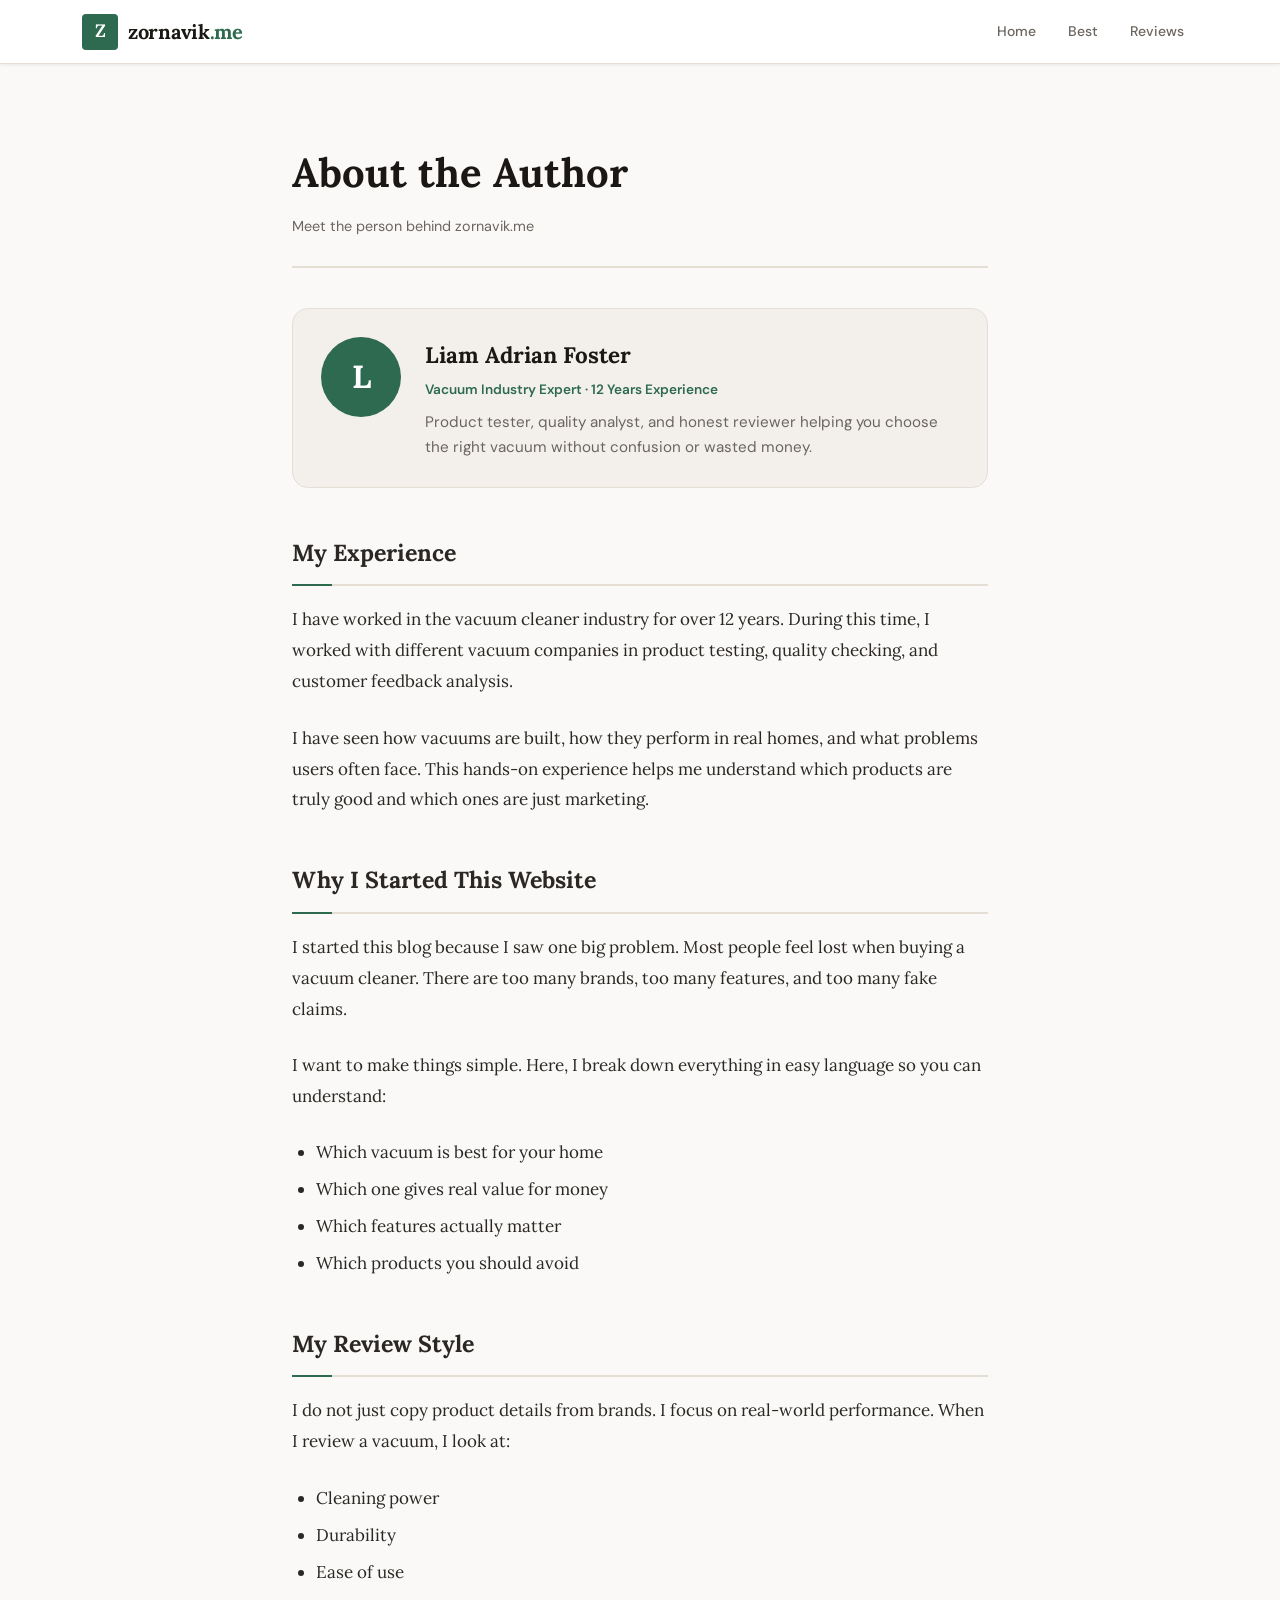
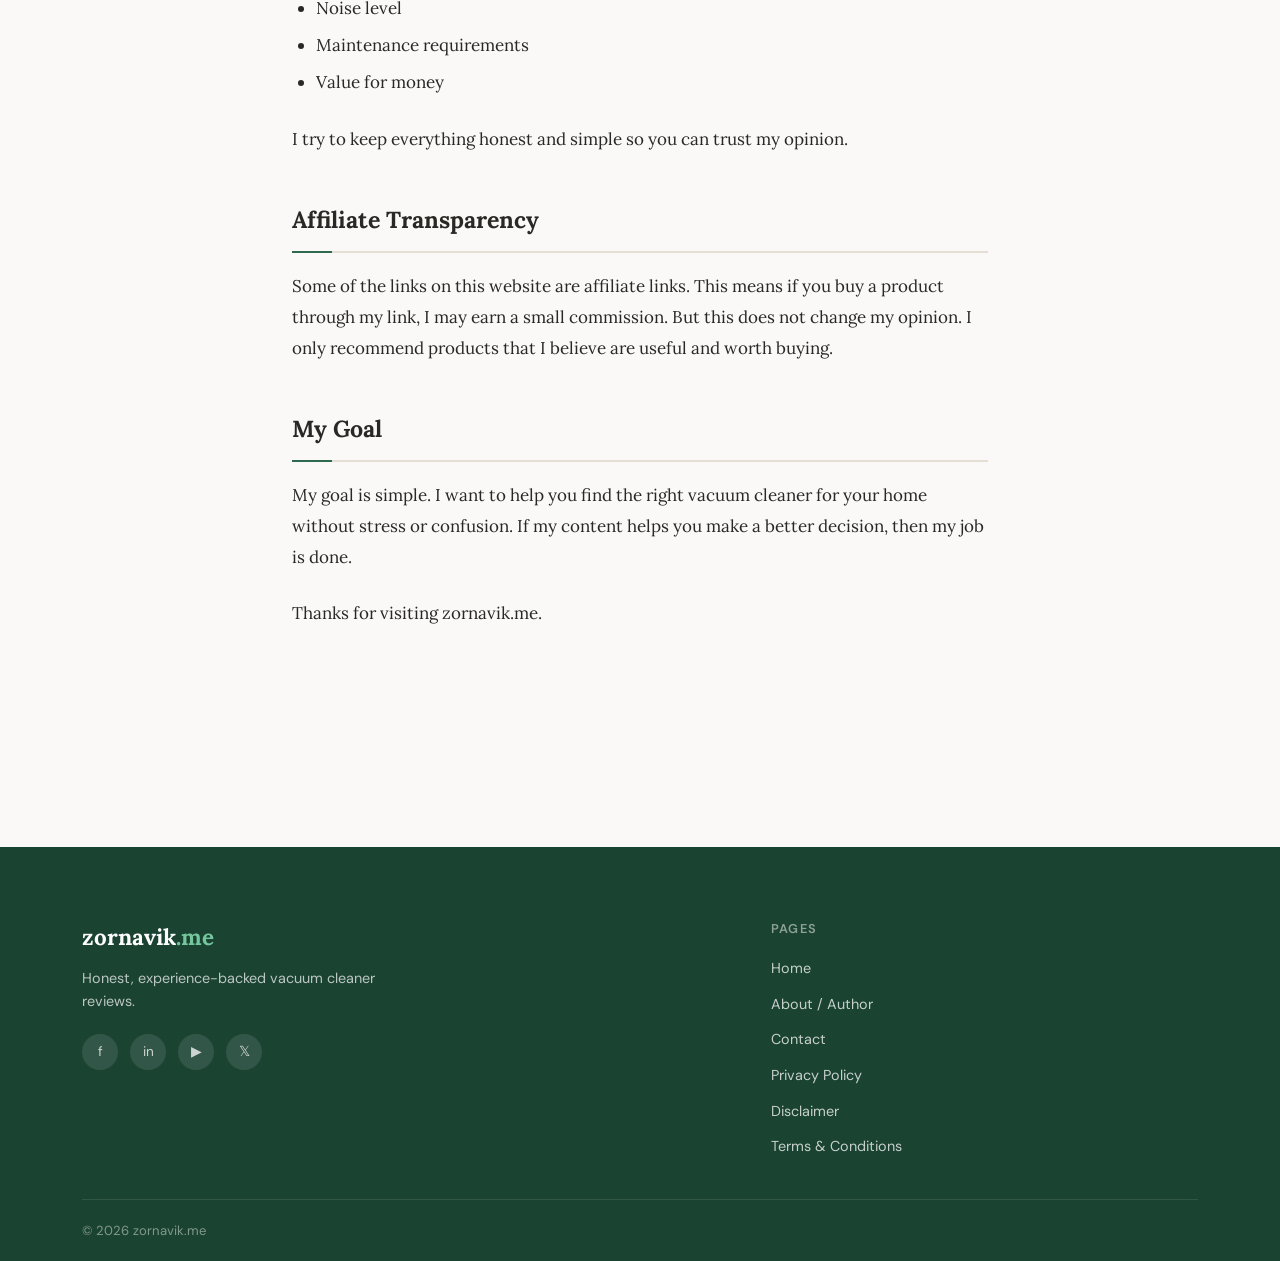
<file: author/index.html>
<!DOCTYPE html>
<html lang="en">
<head>
  <meta charset="UTF-8">
  <meta name="viewport" content="width=device-width, initial-scale=1.0">
  <title>About — Liam Adrian Foster | Zornavik</title>
  <meta name="description" content="Meet Liam Adrian Foster, the vacuum expert behind Zornavik.me. 12 years of industry experience in product testing and quality analysis.">
  <link rel="canonical" href="https://zornavik.me/author/">
  <meta name="robots" content="index, follow">
  <link rel="icon" href="/images/favicon.ico" type="image/x-icon">
  <link rel="stylesheet" href="/css/style.css">
</head>
<body class="page-static">

  <header id="site-header">
    <div class="container header-inner">
      <a href="/" class="site-logo">
        <div class="logo-icon">Z</div>
        <span class="logo-text">zornavik<span>.me</span></span>
      </a>
      <nav class="main-nav" aria-label="Main navigation">
        <a href="/">Home</a>
      </nav>
      <button class="nav-toggle" id="nav-toggle" aria-label="Toggle menu" aria-expanded="false">
        <svg viewBox="0 0 24 24" fill="none" stroke="currentColor" stroke-width="2">
          <path d="M3 6h18M3 12h18M3 18h18"/>
        </svg>
      </button>
    </div>
  </header>
  <nav class="mobile-nav" id="mobile-nav"><a href="/">Home</a></nav>

  <main class="static-page">
    <div class="container">

      <div class="page-hero">
        <h1>About the Author</h1>
        <p class="page-meta">Meet the person behind zornavik.me</p>
      </div>

      <div class="author-card">
        <div class="author-avatar-lg">L</div>
        <div class="author-card-info">
          <h2>Liam Adrian Foster</h2>
          <div class="author-role">Vacuum Industry Expert · 12 Years Experience</div>
          <p>Product tester, quality analyst, and honest reviewer helping you choose the right vacuum without confusion or wasted money.</p>
        </div>
      </div>

      <div class="page-content">

        <h2>My Experience</h2>
        <p>I have worked in the vacuum cleaner industry for over 12 years. During this time, I worked with different vacuum companies in product testing, quality checking, and customer feedback analysis.</p>
        <p>I have seen how vacuums are built, how they perform in real homes, and what problems users often face. This hands-on experience helps me understand which products are truly good and which ones are just marketing.</p>

        <h2>Why I Started This Website</h2>
        <p>I started this blog because I saw one big problem. Most people feel lost when buying a vacuum cleaner. There are too many brands, too many features, and too many fake claims.</p>
        <p>I want to make things simple. Here, I break down everything in easy language so you can understand:</p>
        <ul>
          <li>Which vacuum is best for your home</li>
          <li>Which one gives real value for money</li>
          <li>Which features actually matter</li>
          <li>Which products you should avoid</li>
        </ul>

        <h2>My Review Style</h2>
        <p>I do not just copy product details from brands. I focus on real-world performance. When I review a vacuum, I look at:</p>
        <ul>
          <li>Cleaning power</li>
          <li>Durability</li>
          <li>Ease of use</li>
          <li>Noise level</li>
          <li>Maintenance requirements</li>
          <li>Value for money</li>
        </ul>
        <p>I try to keep everything honest and simple so you can trust my opinion.</p>

        <h2>Affiliate Transparency</h2>
        <p>Some of the links on this website are affiliate links. This means if you buy a product through my link, I may earn a small commission. But this does not change my opinion. I only recommend products that I believe are useful and worth buying.</p>

        <h2>My Goal</h2>
        <p>My goal is simple. I want to help you find the right vacuum cleaner for your home without stress or confusion. If my content helps you make a better decision, then my job is done.</p>
        <p>Thanks for visiting zornavik.me.</p>

      </div>
    </div>
  </main>

  <footer id="site-footer">
    <div class="container">
      <div class="footer-grid">
        <div class="footer-brand">
          <span class="logo-text">zornavik<span>.me</span></span>
          <p>Honest, experience-backed vacuum cleaner reviews.</p>
          <div class="social-icons">
            <a href="https://facebook.com/zornavik.me" rel="noopener">f</a>
            <a href="https://instagram.com/zornavik.me" rel="noopener">in</a>
            <a href="https://youtube.com/@zornavikme" rel="noopener">▶</a>
            <a href="https://twitter.com/zornavikme" rel="noopener">𝕏</a>
          </div>
        </div>
        <div class="footer-links">
          <h4>Pages</h4>
          <ul>
            <li><a href="/">Home</a></li>
            <li><a href="/author/">About / Author</a></li>
            <li><a href="/contact/">Contact</a></li>
            <li><a href="/privacy-policy/">Privacy Policy</a></li>
            <li><a href="/disclaimer/">Disclaimer</a></li>
            <li><a href="/terms/">Terms &amp; Conditions</a></li>
          </ul>
        </div>
      </div>
      <div class="footer-bottom">
        <p>© <span id="footer-year"></span> zornavik.me</p>
      </div>
    </div>
  </footer>

  <script src="/js/main.js"></script>
  <script>document.getElementById("footer-year").textContent = new Date().getFullYear();</script>
</body>
</html>
</file>
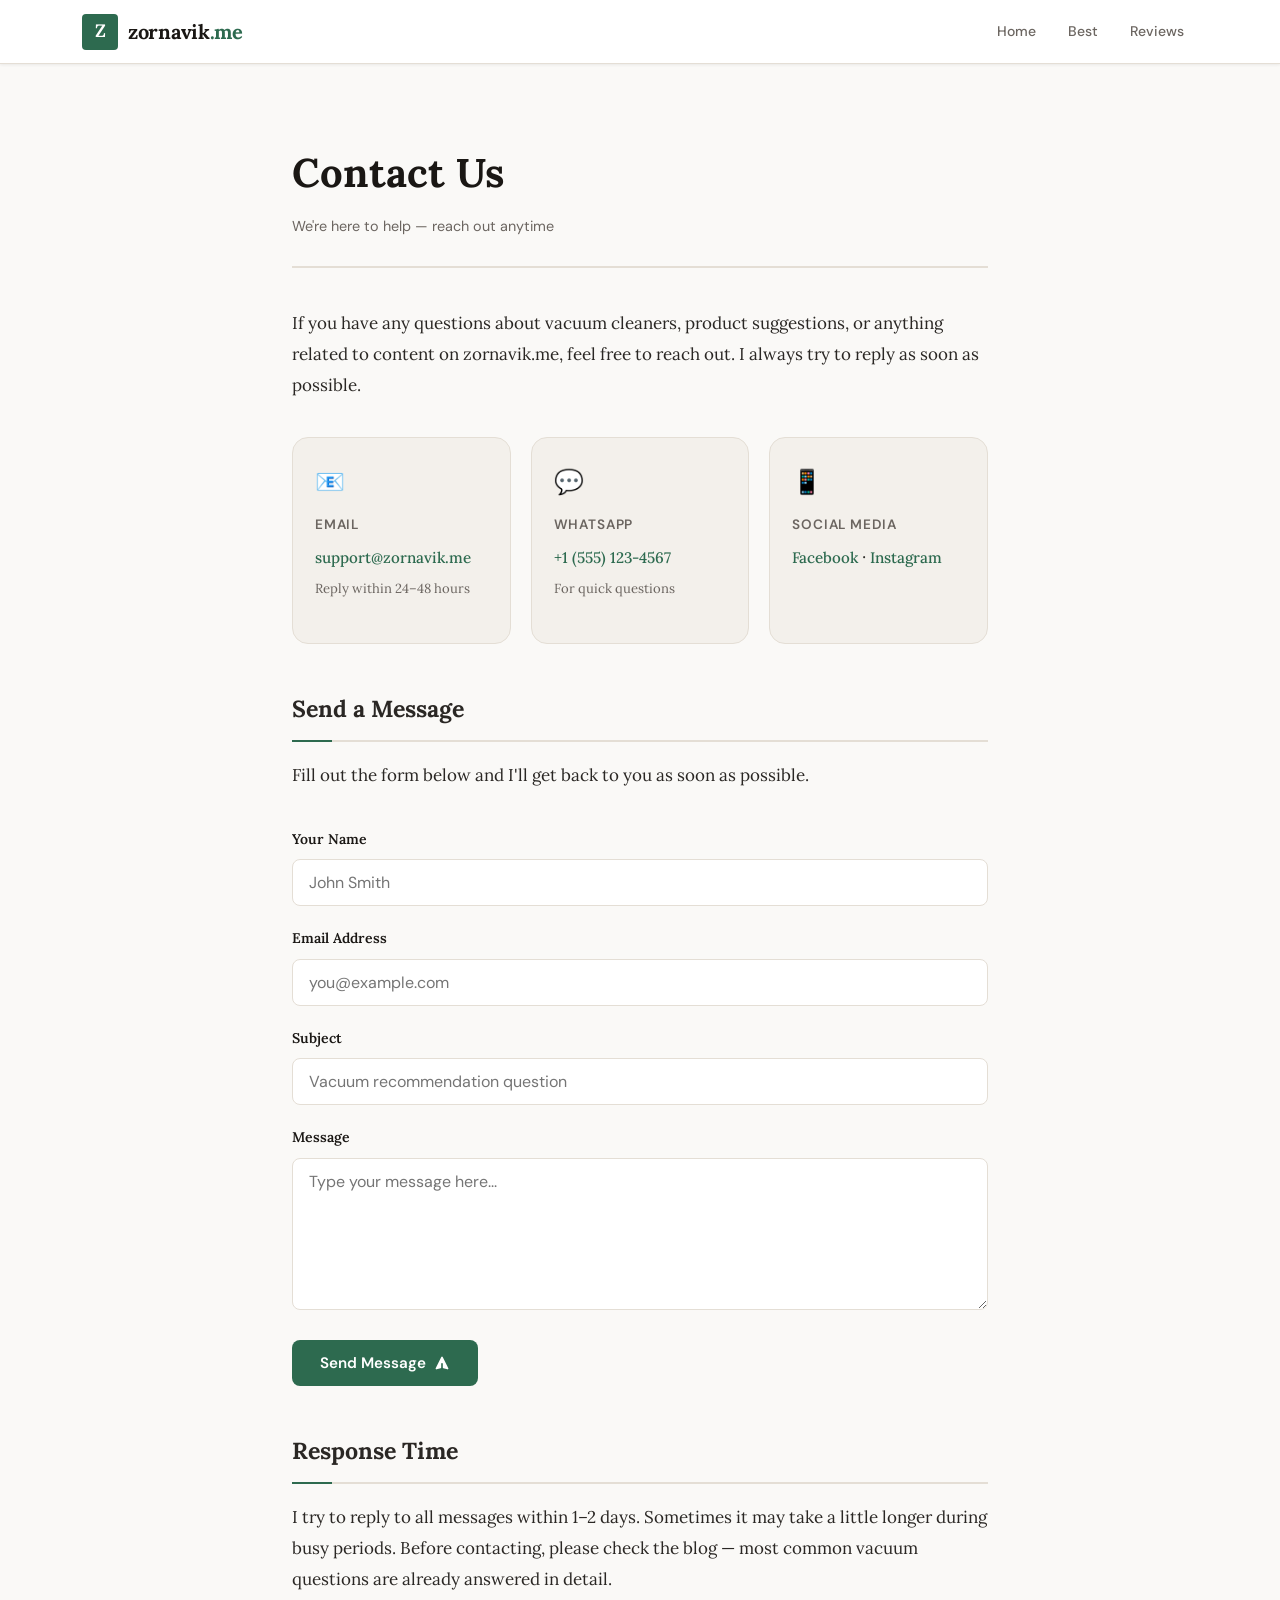
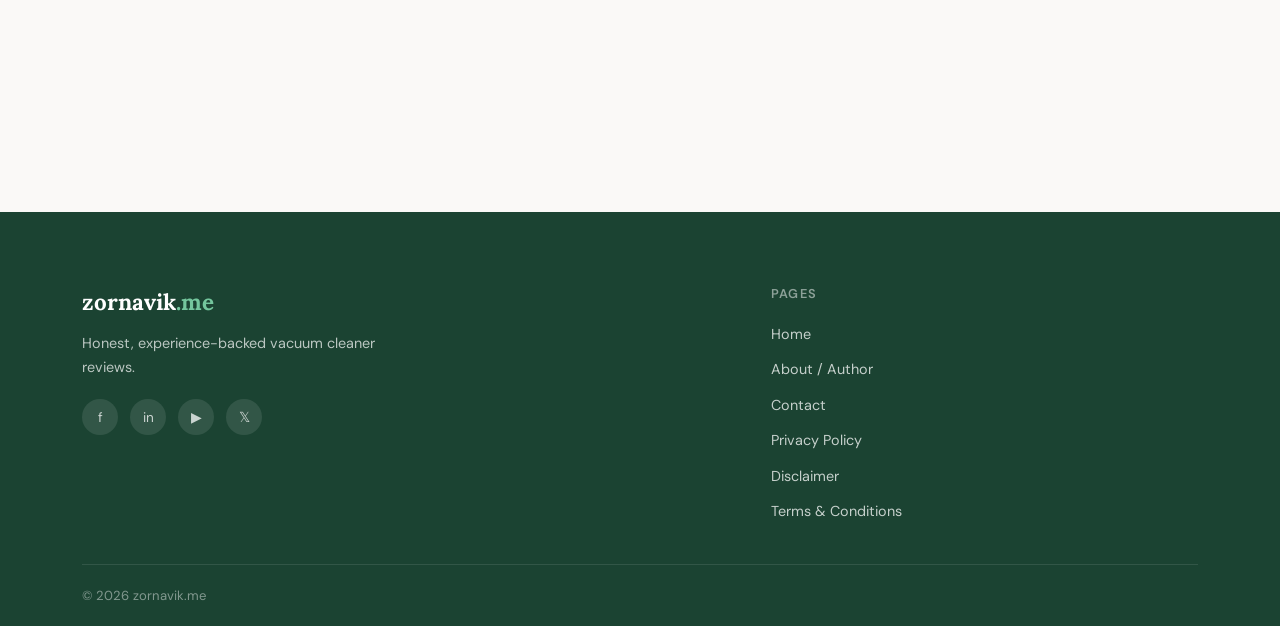
<file: contact/index.html>
<!DOCTYPE html>
<html lang="en">
<head>
  <meta charset="UTF-8">
  <meta name="viewport" content="width=device-width, initial-scale=1.0">
  <title>Contact Us — Zornavik</title>
  <meta name="description" content="Get in touch with Liam Adrian Foster at Zornavik.me for questions, product suggestions, or vacuum cleaner advice.">
  <link rel="canonical" href="https://zornavik.me/contact/">
  <meta name="robots" content="index, follow">
  <link rel="icon" href="/images/favicon.ico" type="image/x-icon">
  <link rel="stylesheet" href="/css/style.css">
</head>
<body class="page-static">

  <header id="site-header">
    <div class="container header-inner">
      <a href="/" class="site-logo">
        <div class="logo-icon">Z</div>
        <span class="logo-text">zornavik<span>.me</span></span>
      </a>
      <nav class="main-nav"><a href="/">Home</a></nav>
      <button class="nav-toggle" id="nav-toggle" aria-label="Toggle menu" aria-expanded="false">
        <svg viewBox="0 0 24 24" fill="none" stroke="currentColor" stroke-width="2"><path d="M3 6h18M3 12h18M3 18h18"/></svg>
      </button>
    </div>
  </header>
  <nav class="mobile-nav" id="mobile-nav"><a href="/">Home</a></nav>

  <main class="static-page">
    <div class="container">
      <div class="page-hero">
        <h1>Contact Us</h1>
        <p class="page-meta">We're here to help — reach out anytime</p>
      </div>

      <div class="page-content">
        <p>If you have any questions about vacuum cleaners, product suggestions, or anything related to content on zornavik.me, feel free to reach out. I always try to reply as soon as possible.</p>

        <div class="contact-blocks">
          <div class="contact-block">
            <div class="icon">📧</div>
            <h4>Email</h4>
            <a href="mailto:support@zornavik.me">support@zornavik.me</a>
            <p style="font-size:0.82rem;color:var(--color-text-muted);margin-top:4px;">Reply within 24–48 hours</p>
          </div>
          <div class="contact-block">
            <div class="icon">💬</div>
            <h4>WhatsApp</h4>
            <a href="https://wa.me/15551234567">+1 (555) 123-4567</a>
            <p style="font-size:0.82rem;color:var(--color-text-muted);margin-top:4px;">For quick questions</p>
          </div>
          <div class="contact-block">
            <div class="icon">📱</div>
            <h4>Social Media</h4>
            <a href="https://facebook.com/zornavik.me" rel="noopener">Facebook</a> ·
            <a href="https://instagram.com/zornavik.me" rel="noopener">Instagram</a>
          </div>
        </div>

        <h2>Send a Message</h2>
        <p>Fill out the form below and I'll get back to you as soon as possible.</p>

        <form class="contact-form" name="contact" netlify>
          <div class="form-group">
            <label for="name">Your Name</label>
            <input type="text" id="name" name="name" placeholder="John Smith" required>
          </div>
          <div class="form-group">
            <label for="email">Email Address</label>
            <input type="email" id="email" name="email" placeholder="you@example.com" required>
          </div>
          <div class="form-group">
            <label for="subject">Subject</label>
            <input type="text" id="subject" name="subject" placeholder="Vacuum recommendation question">
          </div>
          <div class="form-group">
            <label for="message">Message</label>
            <textarea id="message" name="message" rows="6" placeholder="Type your message here..." required></textarea>
          </div>
          <button type="submit" class="btn-submit">
            Send Message
            <svg viewBox="0 0 20 20" fill="currentColor" width="16" height="16">
              <path d="M10.894 2.553a1 1 0 00-1.788 0l-7 14a1 1 0 001.169 1.409l5-1.429A1 1 0 009 15.571V11a1 1 0 112 0v4.571a1 1 0 00.725.962l5 1.428a1 1 0 001.17-1.408l-7-14z"/>
            </svg>
          </button>
        </form>

        <h2>Response Time</h2>
        <p>I try to reply to all messages within 1–2 days. Sometimes it may take a little longer during busy periods. Before contacting, please check the blog — most common vacuum questions are already answered in detail.</p>
      </div>
    </div>
  </main>

  <footer id="site-footer">
    <div class="container">
      <div class="footer-grid">
        <div class="footer-brand">
          <span class="logo-text">zornavik<span>.me</span></span>
          <p>Honest, experience-backed vacuum cleaner reviews.</p>
          <div class="social-icons">
            <a href="https://facebook.com/zornavik.me" rel="noopener">f</a>
            <a href="https://instagram.com/zornavik.me" rel="noopener">in</a>
            <a href="https://youtube.com/@zornavikme" rel="noopener">▶</a>
            <a href="https://twitter.com/zornavikme" rel="noopener">𝕏</a>
          </div>
        </div>
        <div class="footer-links">
          <h4>Pages</h4>
          <ul>
            <li><a href="/">Home</a></li>
            <li><a href="/author/">About / Author</a></li>
            <li><a href="/contact/">Contact</a></li>
            <li><a href="/privacy-policy/">Privacy Policy</a></li>
            <li><a href="/disclaimer/">Disclaimer</a></li>
            <li><a href="/terms/">Terms &amp; Conditions</a></li>
          </ul>
        </div>
      </div>
      <div class="footer-bottom">
        <p>© <span id="footer-year"></span> zornavik.me</p>
      </div>
    </div>
  </footer>

  <script src="/js/main.js"></script>
  <script>document.getElementById("footer-year").textContent = new Date().getFullYear();</script>
</body>
</html>
</file>
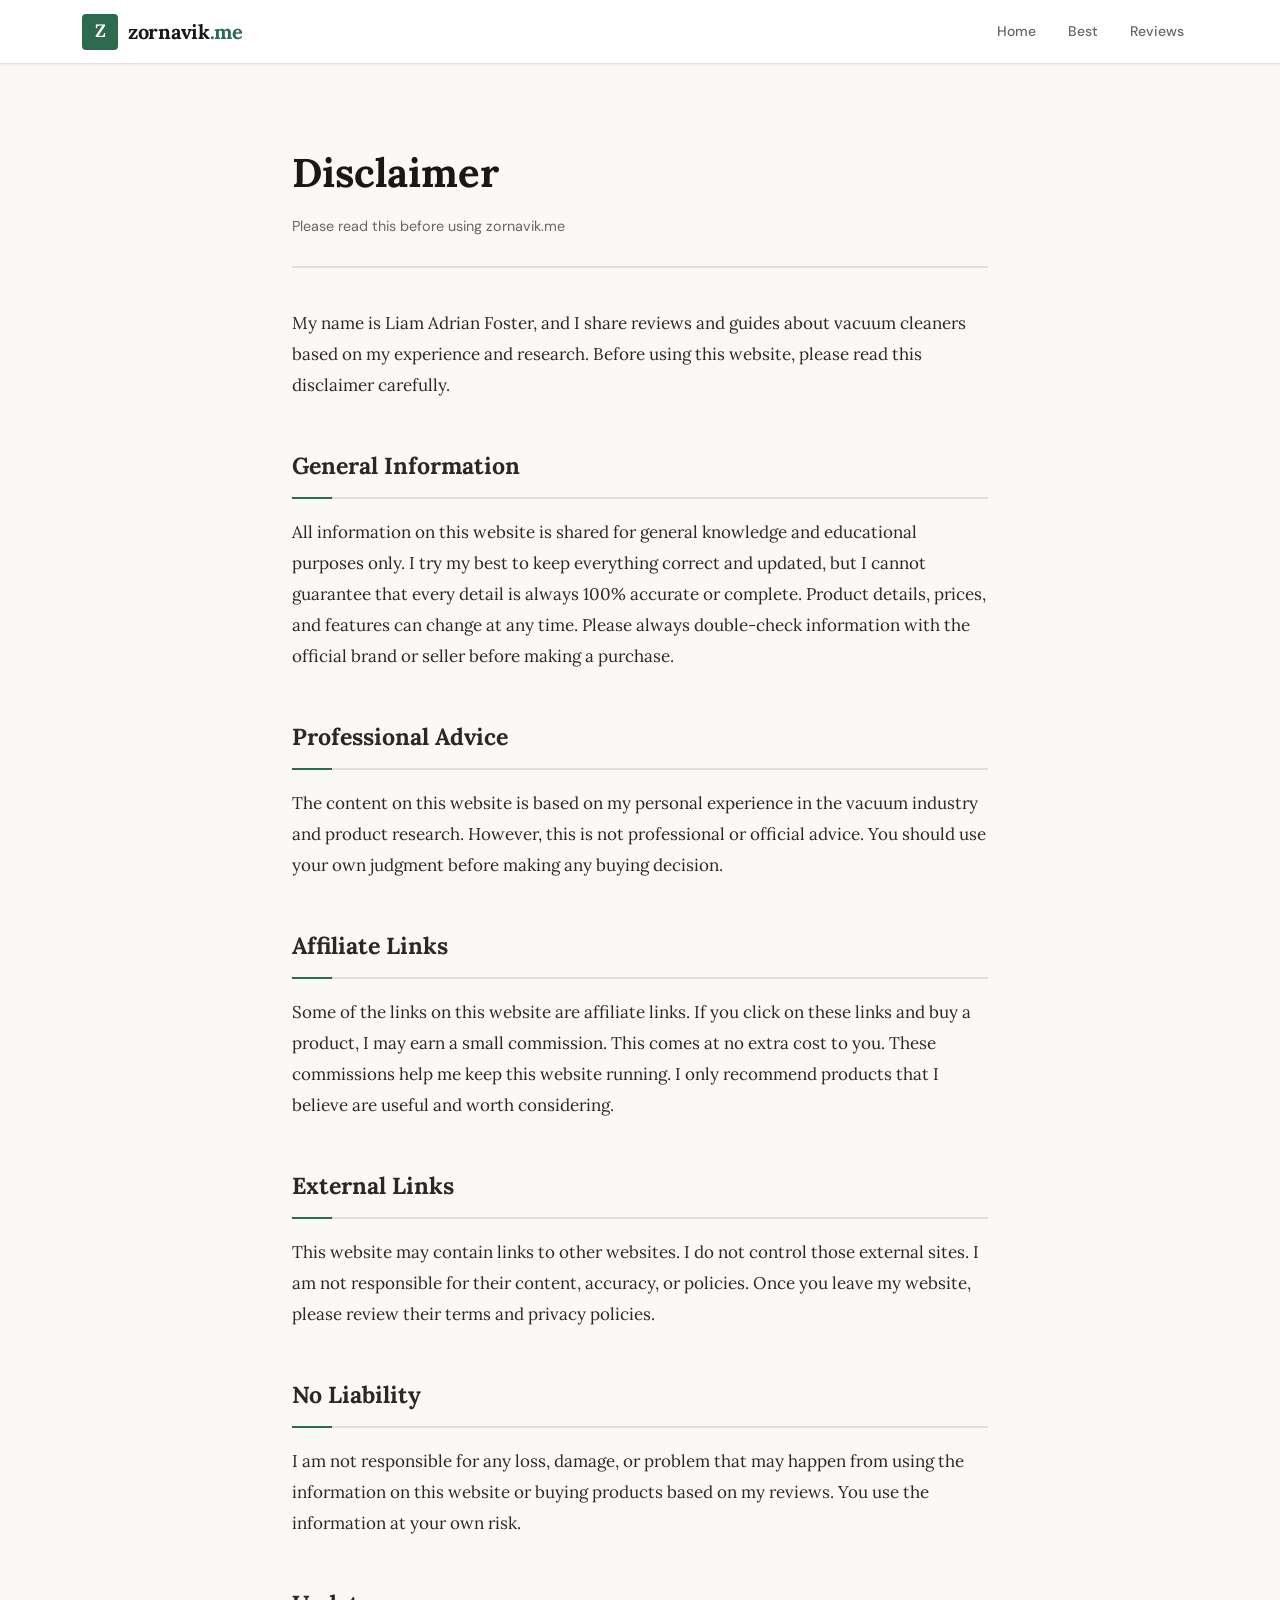
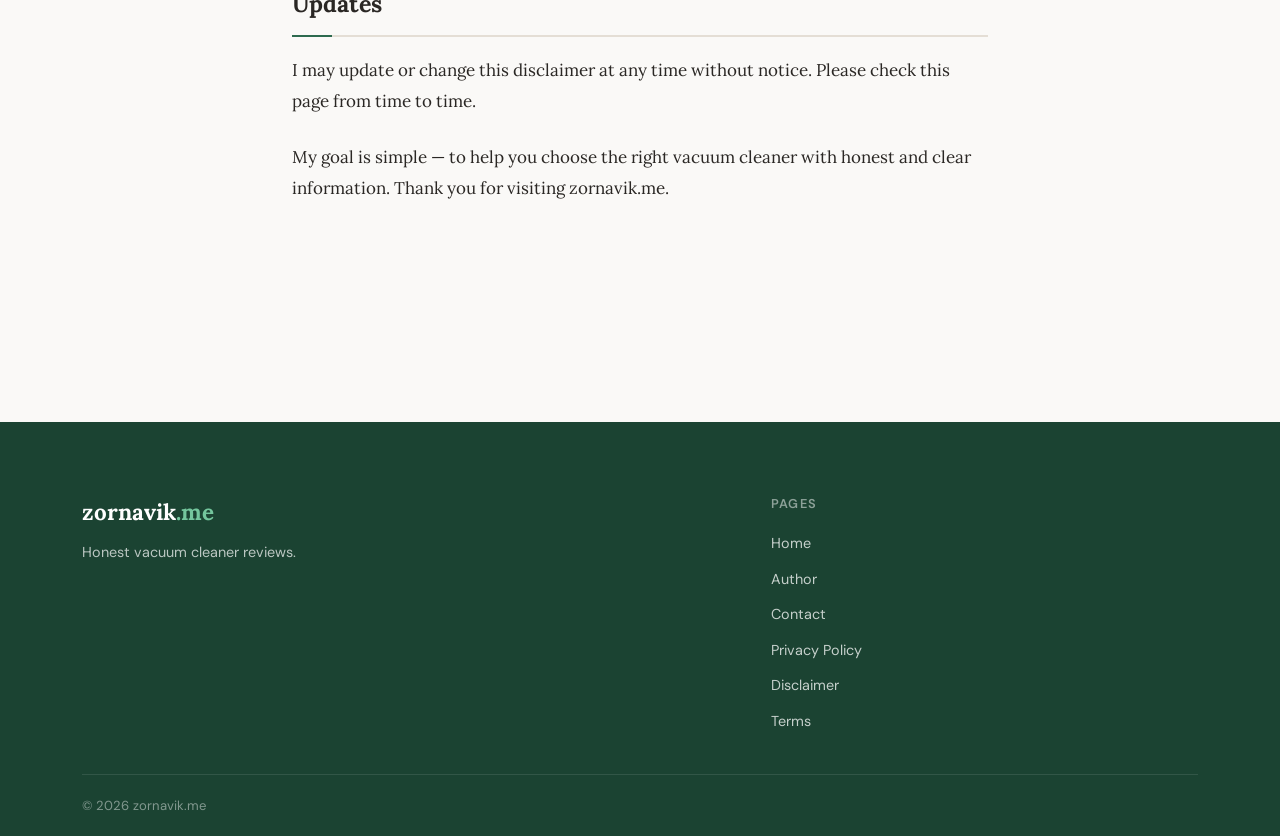
<file: disclaimer/index.html>
<!DOCTYPE html>
<html lang="en">
<head>
  <meta charset="UTF-8">
  <meta name="viewport" content="width=device-width, initial-scale=1.0">
  <title>Disclaimer — Zornavik</title>
  <meta name="description" content="Disclaimer for Zornavik.me — affiliate links, accuracy, and liability information.">
  <link rel="canonical" href="https://zornavik.me/disclaimer/">
  <meta name="robots" content="noindex, follow">
  <link rel="icon" href="/images/favicon.ico" type="image/x-icon">
  <link rel="stylesheet" href="/css/style.css">
</head>
<body class="page-static">
  <header id="site-header">
    <div class="container header-inner">
      <a href="/" class="site-logo"><div class="logo-icon">Z</div><span class="logo-text">zornavik<span>.me</span></span></a>
      <nav class="main-nav"><a href="/">Home</a></nav>
      <button class="nav-toggle" id="nav-toggle" aria-label="Toggle menu" aria-expanded="false">
        <svg viewBox="0 0 24 24" fill="none" stroke="currentColor" stroke-width="2"><path d="M3 6h18M3 12h18M3 18h18"/></svg>
      </button>
    </div>
  </header>
  <nav class="mobile-nav" id="mobile-nav"><a href="/">Home</a></nav>

  <main class="static-page">
    <div class="container">
      <div class="page-hero">
        <h1>Disclaimer</h1>
        <p class="page-meta">Please read this before using zornavik.me</p>
      </div>
      <div class="page-content">
        <p>My name is Liam Adrian Foster, and I share reviews and guides about vacuum cleaners based on my experience and research. Before using this website, please read this disclaimer carefully.</p>

        <h2>General Information</h2>
        <p>All information on this website is shared for general knowledge and educational purposes only. I try my best to keep everything correct and updated, but I cannot guarantee that every detail is always 100% accurate or complete. Product details, prices, and features can change at any time. Please always double-check information with the official brand or seller before making a purchase.</p>

        <h2>Professional Advice</h2>
        <p>The content on this website is based on my personal experience in the vacuum industry and product research. However, this is not professional or official advice. You should use your own judgment before making any buying decision.</p>

        <h2>Affiliate Links</h2>
        <p>Some of the links on this website are affiliate links. If you click on these links and buy a product, I may earn a small commission. This comes at no extra cost to you. These commissions help me keep this website running. I only recommend products that I believe are useful and worth considering.</p>

        <h2>External Links</h2>
        <p>This website may contain links to other websites. I do not control those external sites. I am not responsible for their content, accuracy, or policies. Once you leave my website, please review their terms and privacy policies.</p>

        <h2>No Liability</h2>
        <p>I am not responsible for any loss, damage, or problem that may happen from using the information on this website or buying products based on my reviews. You use the information at your own risk.</p>

        <h2>Updates</h2>
        <p>I may update or change this disclaimer at any time without notice. Please check this page from time to time.</p>

        <p>My goal is simple — to help you choose the right vacuum cleaner with honest and clear information. Thank you for visiting zornavik.me.</p>
      </div>
    </div>
  </main>

  <footer id="site-footer">
    <div class="container">
      <div class="footer-grid">
        <div class="footer-brand">
          <span class="logo-text">zornavik<span>.me</span></span>
          <p>Honest vacuum cleaner reviews.</p>
        </div>
        <div class="footer-links">
          <h4>Pages</h4>
          <ul>
            <li><a href="/">Home</a></li>
            <li><a href="/author/">Author</a></li>
            <li><a href="/contact/">Contact</a></li>
            <li><a href="/privacy-policy/">Privacy Policy</a></li>
            <li><a href="/disclaimer/">Disclaimer</a></li>
            <li><a href="/terms/">Terms</a></li>
          </ul>
        </div>
      </div>
      <div class="footer-bottom"><p>© <span id="footer-year"></span> zornavik.me</p></div>
    </div>
  </footer>
  <script src="/js/main.js"></script>
  <script>document.getElementById("footer-year").textContent = new Date().getFullYear();</script>
</body>
</html>
</file>
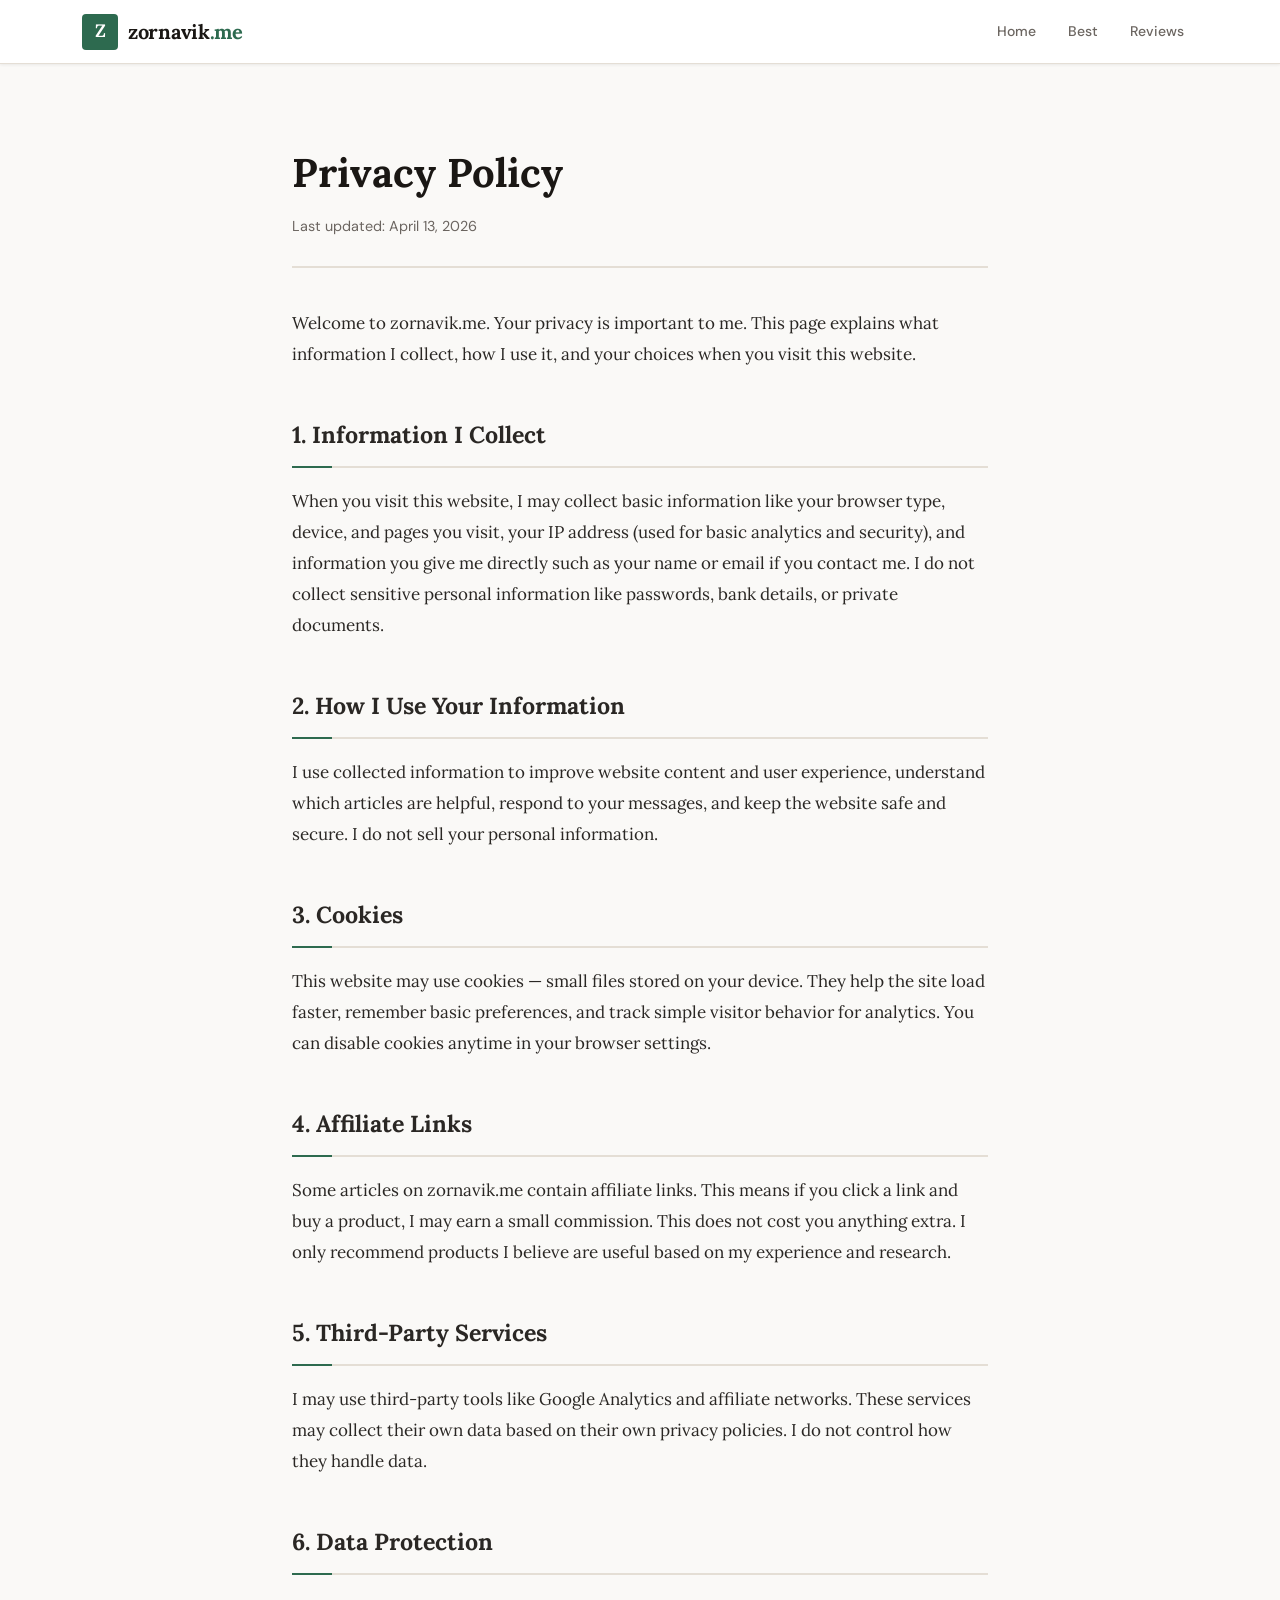
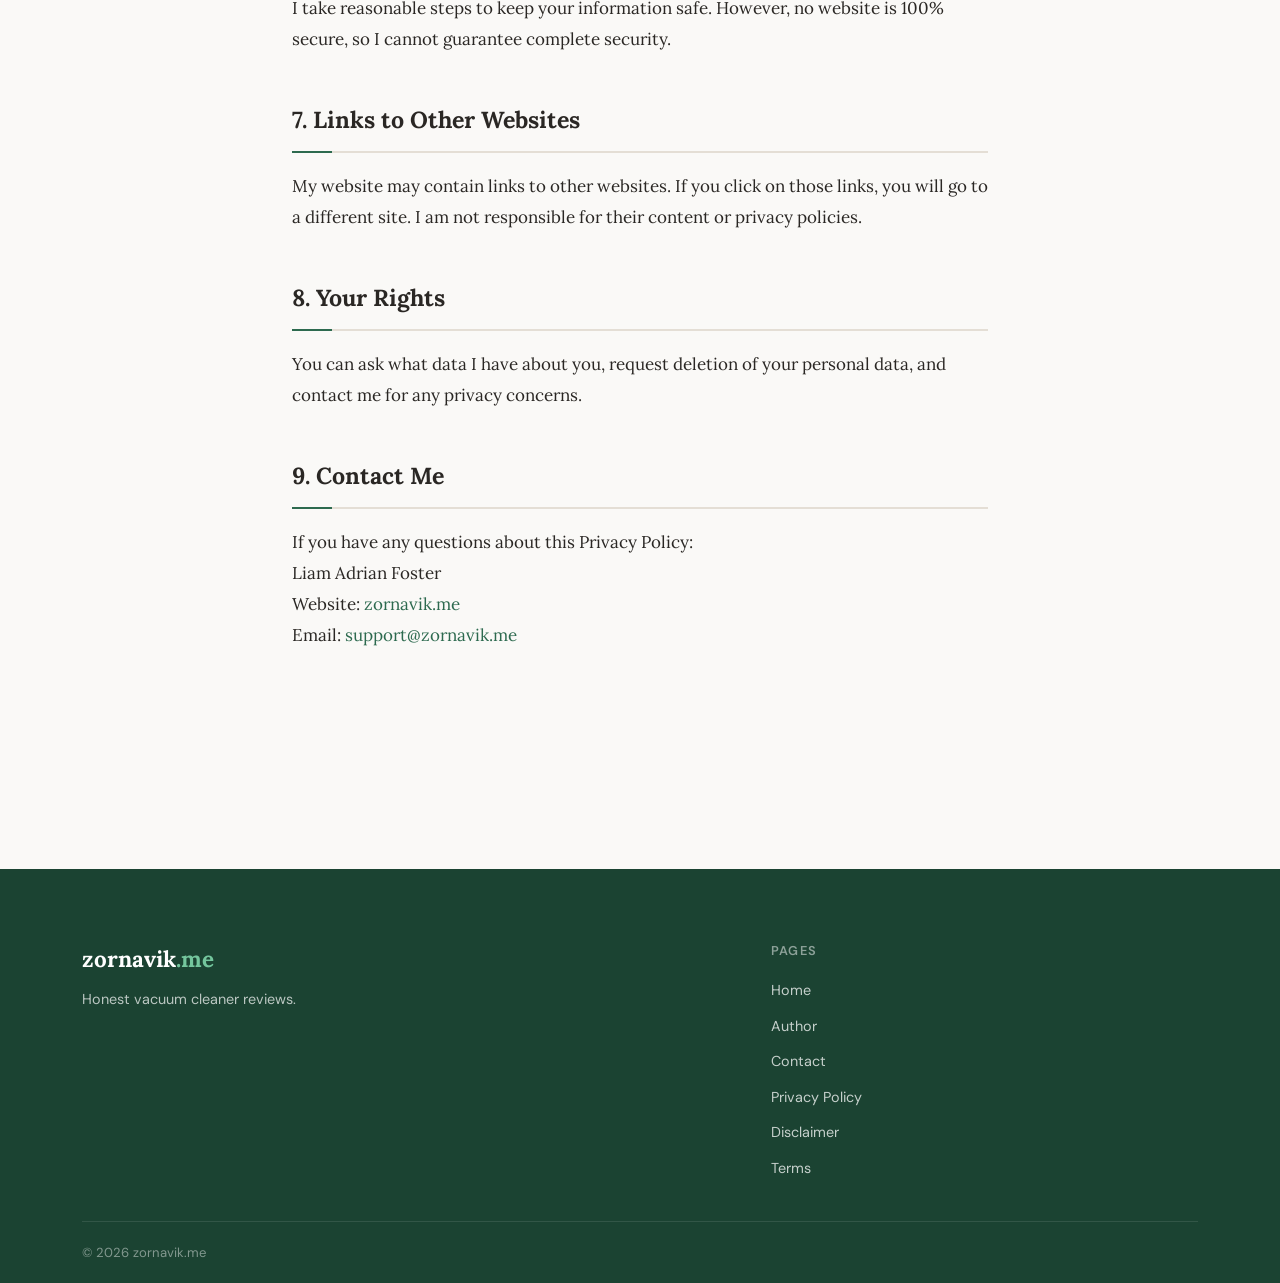
<file: privacy-policy/index.html>
<!DOCTYPE html>
<html lang="en">
<head>
  <meta charset="UTF-8">
  <meta name="viewport" content="width=device-width, initial-scale=1.0">
  <title>Privacy Policy — Zornavik</title>
  <meta name="description" content="Privacy Policy for Zornavik.me — how we collect, use, and protect your information.">
  <link rel="canonical" href="https://zornavik.me/privacy-policy/">
  <meta name="robots" content="noindex, follow">
  <link rel="icon" href="/images/favicon.ico" type="image/x-icon">
  <link rel="stylesheet" href="/css/style.css">
</head>
<body class="page-static">
  <header id="site-header">
    <div class="container header-inner">
      <a href="/" class="site-logo"><div class="logo-icon">Z</div><span class="logo-text">zornavik<span>.me</span></span></a>
      <nav class="main-nav"><a href="/">Home</a></nav>
      <button class="nav-toggle" id="nav-toggle" aria-label="Toggle menu" aria-expanded="false">
        <svg viewBox="0 0 24 24" fill="none" stroke="currentColor" stroke-width="2"><path d="M3 6h18M3 12h18M3 18h18"/></svg>
      </button>
    </div>
  </header>
  <nav class="mobile-nav" id="mobile-nav"><a href="/">Home</a></nav>

  <main class="static-page">
    <div class="container">
      <div class="page-hero">
        <h1>Privacy Policy</h1>
        <p class="page-meta">Last updated: April 13, 2026</p>
      </div>
      <div class="page-content">
        <p>Welcome to zornavik.me. Your privacy is important to me. This page explains what information I collect, how I use it, and your choices when you visit this website.</p>

        <h2>1. Information I Collect</h2>
        <p>When you visit this website, I may collect basic information like your browser type, device, and pages you visit, your IP address (used for basic analytics and security), and information you give me directly such as your name or email if you contact me. I do not collect sensitive personal information like passwords, bank details, or private documents.</p>

        <h2>2. How I Use Your Information</h2>
        <p>I use collected information to improve website content and user experience, understand which articles are helpful, respond to your messages, and keep the website safe and secure. I do not sell your personal information.</p>

        <h2>3. Cookies</h2>
        <p>This website may use cookies — small files stored on your device. They help the site load faster, remember basic preferences, and track simple visitor behavior for analytics. You can disable cookies anytime in your browser settings.</p>

        <h2>4. Affiliate Links</h2>
        <p>Some articles on zornavik.me contain affiliate links. This means if you click a link and buy a product, I may earn a small commission. This does not cost you anything extra. I only recommend products I believe are useful based on my experience and research.</p>

        <h2>5. Third-Party Services</h2>
        <p>I may use third-party tools like Google Analytics and affiliate networks. These services may collect their own data based on their own privacy policies. I do not control how they handle data.</p>

        <h2>6. Data Protection</h2>
        <p>I take reasonable steps to keep your information safe. However, no website is 100% secure, so I cannot guarantee complete security.</p>

        <h2>7. Links to Other Websites</h2>
        <p>My website may contain links to other websites. If you click on those links, you will go to a different site. I am not responsible for their content or privacy policies.</p>

        <h2>8. Your Rights</h2>
        <p>You can ask what data I have about you, request deletion of your personal data, and contact me for any privacy concerns.</p>

        <h2>9. Contact Me</h2>
        <p>If you have any questions about this Privacy Policy:<br>
        Liam Adrian Foster<br>
        Website: <a href="https://zornavik.me">zornavik.me</a><br>
        Email: <a href="mailto:support@zornavik.me">support@zornavik.me</a></p>
      </div>
    </div>
  </main>

  <footer id="site-footer">
    <div class="container">
      <div class="footer-grid">
        <div class="footer-brand">
          <span class="logo-text">zornavik<span>.me</span></span>
          <p>Honest vacuum cleaner reviews.</p>
        </div>
        <div class="footer-links">
          <h4>Pages</h4>
          <ul>
            <li><a href="/">Home</a></li>
            <li><a href="/author/">Author</a></li>
            <li><a href="/contact/">Contact</a></li>
            <li><a href="/privacy-policy/">Privacy Policy</a></li>
            <li><a href="/disclaimer/">Disclaimer</a></li>
            <li><a href="/terms/">Terms</a></li>
          </ul>
        </div>
      </div>
      <div class="footer-bottom"><p>© <span id="footer-year"></span> zornavik.me</p></div>
    </div>
  </footer>
  <script src="/js/main.js"></script>
  <script>document.getElementById("footer-year").textContent = new Date().getFullYear();</script>
</body>
</html>
</file>
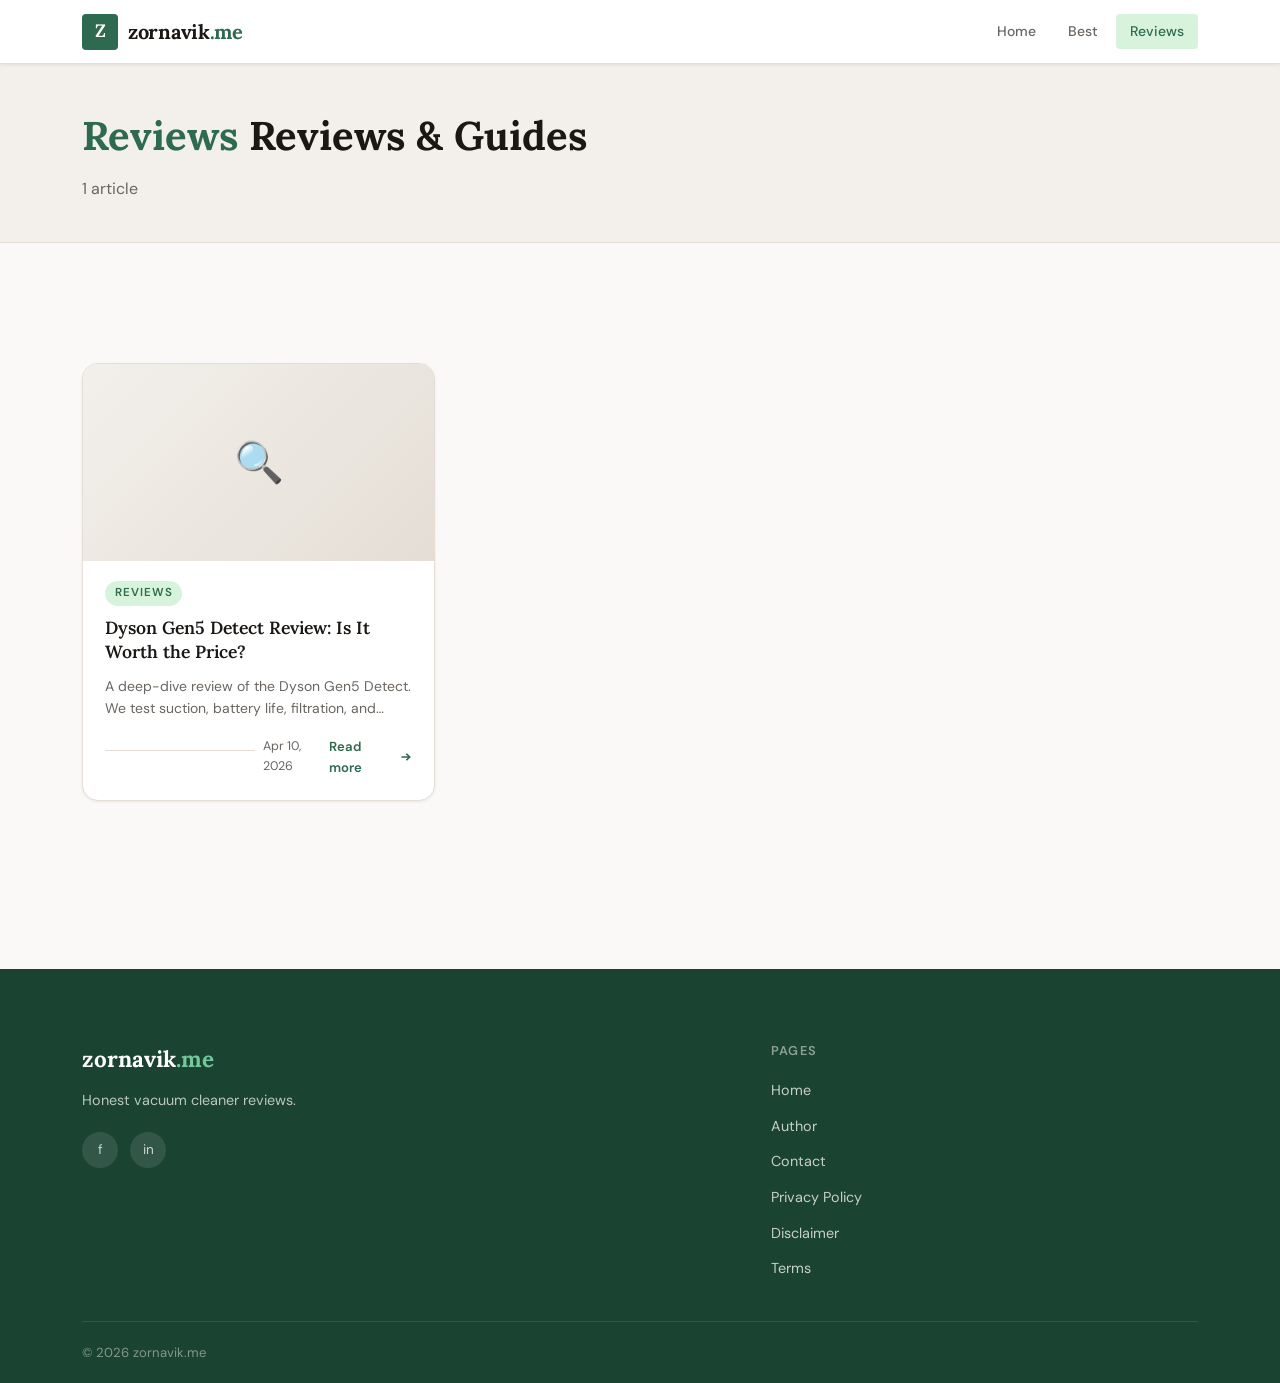
<file: reviews/index.html>
<!DOCTYPE html>
<html lang="en">
<head>
  <meta charset="UTF-8">
  <meta name="viewport" content="width=device-width, initial-scale=1.0">
  <title>Vacuum Reviews — Zornavik</title>
  <meta name="description" content="In-depth vacuum cleaner reviews on Zornavik.me.">
  <link rel="canonical" href="https://zornavik.me/reviews/">
  <link rel="icon" href="/images/favicon.ico" type="image/x-icon">
  <link rel="stylesheet" href="/css/style.css">
</head>
<body class="page-category" data-category="reviews">
  <header id="site-header">
    <div class="container header-inner">
      <a href="/" class="site-logo"><div class="logo-icon">Z</div><span class="logo-text">zornavik<span>.me</span></span></a>
      <nav class="main-nav"><a href="/">Home</a></nav>
      <button class="nav-toggle" id="nav-toggle" aria-label="Toggle menu" aria-expanded="false">
        <svg viewBox="0 0 24 24" fill="none" stroke="currentColor" stroke-width="2"><path d="M3 6h18M3 12h18M3 18h18"/></svg>
      </button>
    </div>
  </header>
  <nav class="mobile-nav" id="mobile-nav"><a href="/">Home</a></nav>

  <main>
    <section class="category-hero">
      <div class="container">
        <h1 id="category-title"><span>Reviews</span></h1>
        <p><span id="category-count"></span></p>
      </div>
    </section>
    <section class="posts-section">
      <div class="container">
        <div class="loading-state" id="loading-indicator"><div class="spinner"></div></div>
        <div id="posts-container"></div>
        <nav id="pagination"></nav>
      </div>
    </section>
  </main>

  <footer id="site-footer">
    <div class="container">
      <div class="footer-grid">
        <div class="footer-brand">
          <span class="logo-text">zornavik<span>.me</span></span>
          <p>Honest vacuum cleaner reviews.</p>
          <div class="social-icons">
            <a href="https://facebook.com/zornavik.me" rel="noopener">f</a>
            <a href="https://instagram.com/zornavik.me" rel="noopener">in</a>
          </div>
        </div>
        <div class="footer-links">
          <h4>Pages</h4>
          <ul>
            <li><a href="/">Home</a></li>
            <li><a href="/author/">Author</a></li>
            <li><a href="/contact/">Contact</a></li>
            <li><a href="/privacy-policy/">Privacy Policy</a></li>
            <li><a href="/disclaimer/">Disclaimer</a></li>
            <li><a href="/terms/">Terms</a></li>
          </ul>
        </div>
      </div>
      <div class="footer-bottom"><p>© <span id="footer-year"></span> zornavik.me</p></div>
    </div>
  </footer>
  <script src="/js/main.js"></script>
  <script>
    document.getElementById("footer-year").textContent = new Date().getFullYear();
    const observer = new MutationObserver(() => {
      const ind = document.getElementById("loading-indicator");
      if (ind) ind.style.display = "none";
    });
    const pc = document.getElementById("posts-container");
    if (pc) observer.observe(pc, { childList: true });
  </script>
</body>
</html>
</file>
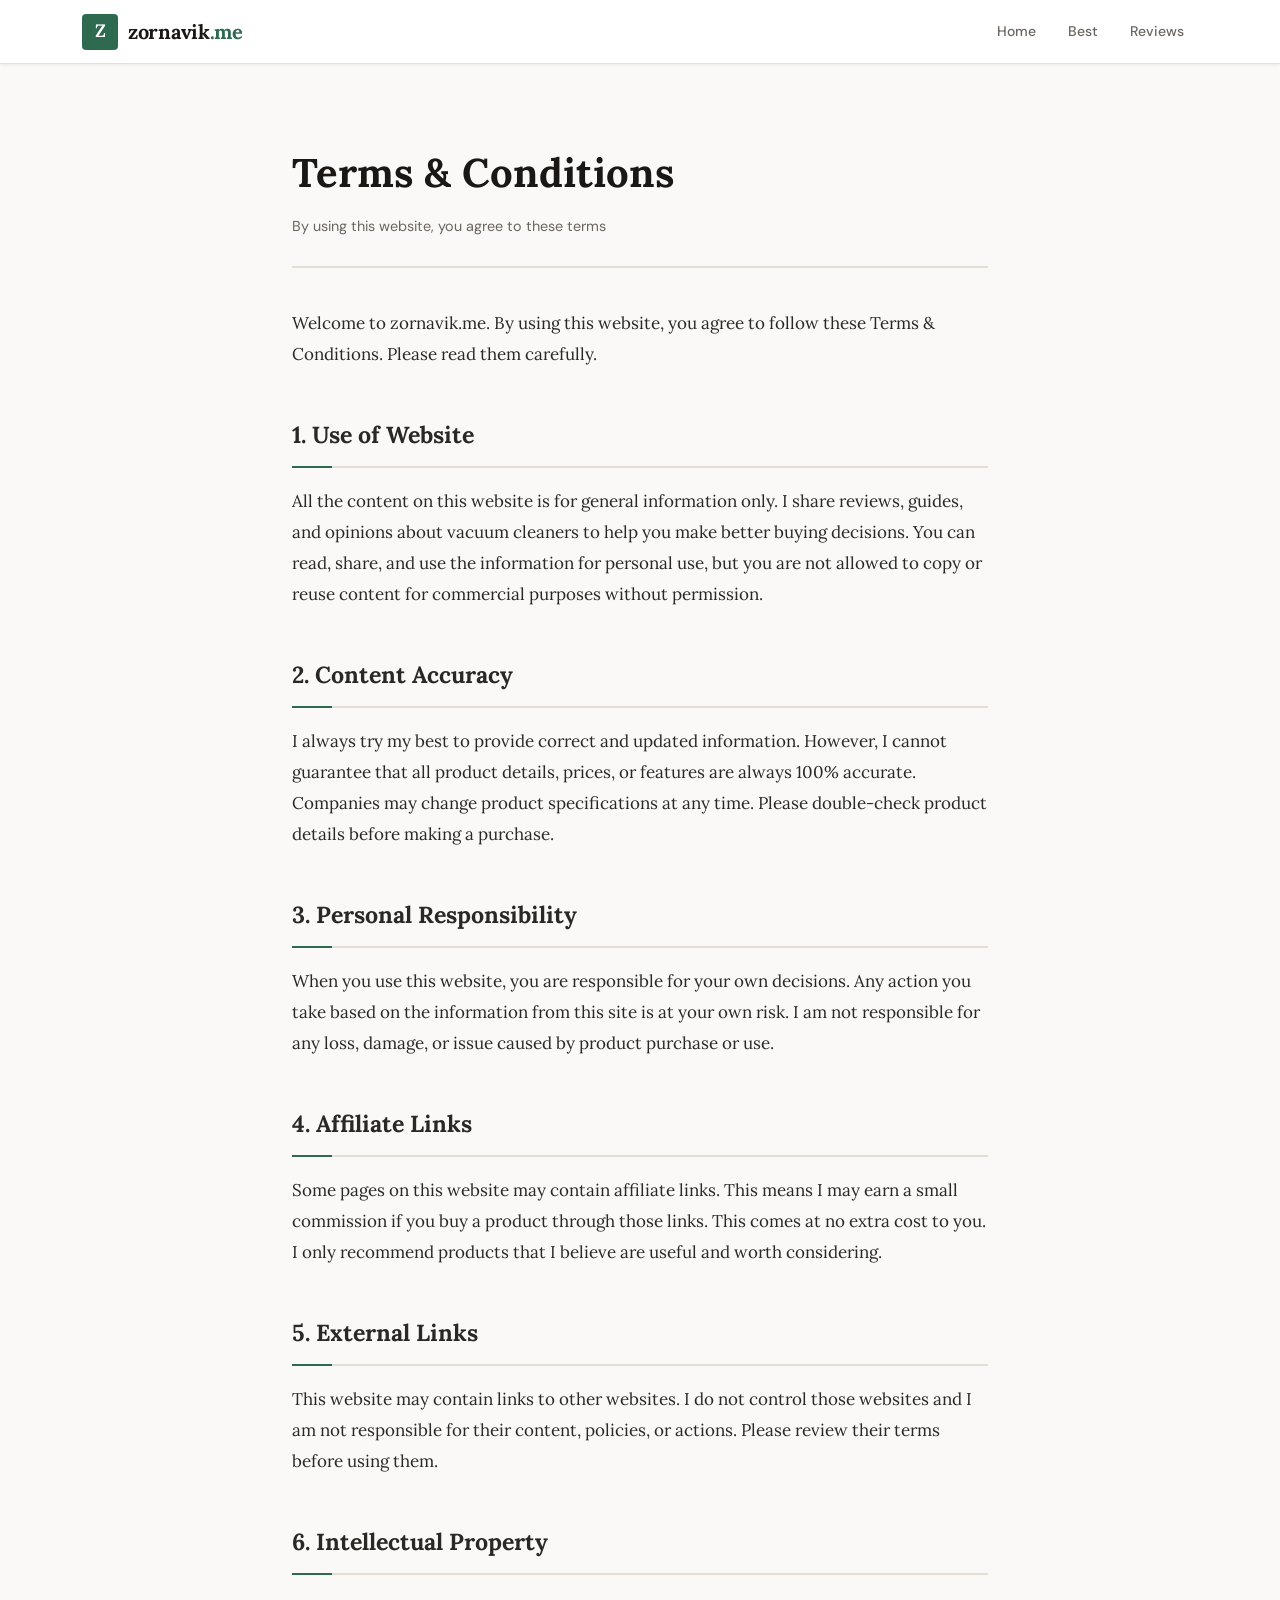
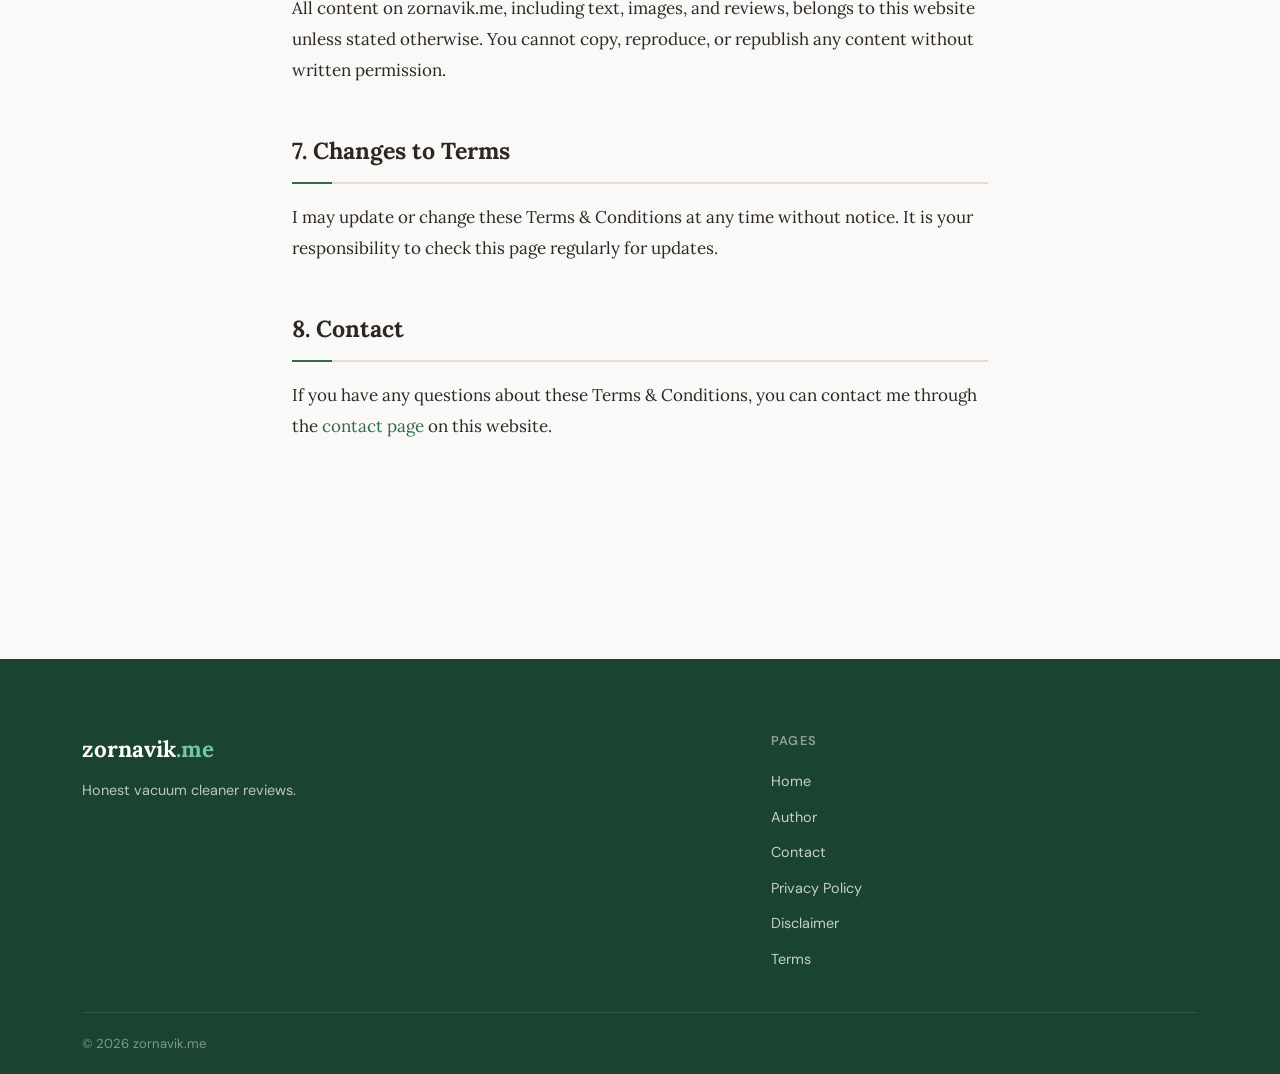
<file: terms/index.html>
<!DOCTYPE html>
<html lang="en">
<head>
  <meta charset="UTF-8">
  <meta name="viewport" content="width=device-width, initial-scale=1.0">
  <title>Terms &amp; Conditions — Zornavik</title>
  <meta name="description" content="Terms and Conditions for using zornavik.me.">
  <link rel="canonical" href="https://zornavik.me/terms/">
  <meta name="robots" content="noindex, follow">
  <link rel="icon" href="/images/favicon.ico" type="image/x-icon">
  <link rel="stylesheet" href="/css/style.css">
</head>
<body class="page-static">
  <header id="site-header">
    <div class="container header-inner">
      <a href="/" class="site-logo"><div class="logo-icon">Z</div><span class="logo-text">zornavik<span>.me</span></span></a>
      <nav class="main-nav"><a href="/">Home</a></nav>
      <button class="nav-toggle" id="nav-toggle" aria-label="Toggle menu" aria-expanded="false">
        <svg viewBox="0 0 24 24" fill="none" stroke="currentColor" stroke-width="2"><path d="M3 6h18M3 12h18M3 18h18"/></svg>
      </button>
    </div>
  </header>
  <nav class="mobile-nav" id="mobile-nav"><a href="/">Home</a></nav>

  <main class="static-page">
    <div class="container">
      <div class="page-hero">
        <h1>Terms &amp; Conditions</h1>
        <p class="page-meta">By using this website, you agree to these terms</p>
      </div>
      <div class="page-content">
        <p>Welcome to zornavik.me. By using this website, you agree to follow these Terms &amp; Conditions. Please read them carefully.</p>

        <h2>1. Use of Website</h2>
        <p>All the content on this website is for general information only. I share reviews, guides, and opinions about vacuum cleaners to help you make better buying decisions. You can read, share, and use the information for personal use, but you are not allowed to copy or reuse content for commercial purposes without permission.</p>

        <h2>2. Content Accuracy</h2>
        <p>I always try my best to provide correct and updated information. However, I cannot guarantee that all product details, prices, or features are always 100% accurate. Companies may change product specifications at any time. Please double-check product details before making a purchase.</p>

        <h2>3. Personal Responsibility</h2>
        <p>When you use this website, you are responsible for your own decisions. Any action you take based on the information from this site is at your own risk. I am not responsible for any loss, damage, or issue caused by product purchase or use.</p>

        <h2>4. Affiliate Links</h2>
        <p>Some pages on this website may contain affiliate links. This means I may earn a small commission if you buy a product through those links. This comes at no extra cost to you. I only recommend products that I believe are useful and worth considering.</p>

        <h2>5. External Links</h2>
        <p>This website may contain links to other websites. I do not control those websites and I am not responsible for their content, policies, or actions. Please review their terms before using them.</p>

        <h2>6. Intellectual Property</h2>
        <p>All content on zornavik.me, including text, images, and reviews, belongs to this website unless stated otherwise. You cannot copy, reproduce, or republish any content without written permission.</p>

        <h2>7. Changes to Terms</h2>
        <p>I may update or change these Terms &amp; Conditions at any time without notice. It is your responsibility to check this page regularly for updates.</p>

        <h2>8. Contact</h2>
        <p>If you have any questions about these Terms &amp; Conditions, you can contact me through the <a href="/contact/">contact page</a> on this website.</p>
      </div>
    </div>
  </main>

  <footer id="site-footer">
    <div class="container">
      <div class="footer-grid">
        <div class="footer-brand">
          <span class="logo-text">zornavik<span>.me</span></span>
          <p>Honest vacuum cleaner reviews.</p>
        </div>
        <div class="footer-links">
          <h4>Pages</h4>
          <ul>
            <li><a href="/">Home</a></li>
            <li><a href="/author/">Author</a></li>
            <li><a href="/contact/">Contact</a></li>
            <li><a href="/privacy-policy/">Privacy Policy</a></li>
            <li><a href="/disclaimer/">Disclaimer</a></li>
            <li><a href="/terms/">Terms</a></li>
          </ul>
        </div>
      </div>
      <div class="footer-bottom"><p>© <span id="footer-year"></span> zornavik.me</p></div>
    </div>
  </footer>
  <script src="/js/main.js"></script>
  <script>document.getElementById("footer-year").textContent = new Date().getFullYear();</script>
</body>
</html>
</file>
<file: css/style.css>
/* ============================================================
   ZORNAVIK.ME — Main Stylesheet
   Font: Lora (body/blog) + DM Sans (UI/nav)
   Color: Warm neutral base, deep forest green accent
   ============================================================ */

@import url('https://fonts.googleapis.com/css2?family=Lora:ital,wght@0,400;0,500;0,600;0,700;1,400;1,500&family=DM+Sans:wght@300;400;500;600;700&display=swap');

/* ── CSS Variables ── */
:root {
  --color-bg:         #faf9f7;
  --color-bg-alt:     #f3f0eb;
  --color-surface:    #ffffff;
  --color-border:     #e4ded5;
  --color-text:       #1a1714;
  --color-text-muted: #6b6560;
  --color-accent:     #2d6a4f;
  --color-accent-dark:#1b4332;
  --color-accent-soft:#d8f3dc;
  --color-link:       #2d6a4f;
  --color-link-hover: #1b4332;

  --font-ui:    'DM Sans', sans-serif;
  --font-body:  'Lora', Georgia, serif;

  --radius-sm:  4px;
  --radius-md:  8px;
  --radius-lg:  16px;

  --shadow-sm:  0 1px 3px rgba(0,0,0,0.07);
  --shadow-md:  0 4px 16px rgba(0,0,0,0.09);
  --shadow-lg:  0 8px 32px rgba(0,0,0,0.12);

  --container:  1180px;
  --gap:        clamp(16px, 3vw, 32px);

  --nav-h:      64px;
}

/* ── Reset ── */
*, *::before, *::after { box-sizing: border-box; margin: 0; padding: 0; }
html { scroll-behavior: smooth; -webkit-text-size-adjust: 100%; }
body {
  font-family: var(--font-ui);
  background: var(--color-bg);
  color: var(--color-text);
  line-height: 1.6;
  font-size: 16px;
  -webkit-font-smoothing: antialiased;
}
img { max-width: 100%; height: auto; display: block; }
a { color: var(--color-link); text-decoration: none; }
a:hover { color: var(--color-link-hover); }

/* ── Container ── */
.container {
  width: 100%;
  max-width: var(--container);
  margin-inline: auto;
  padding-inline: var(--gap);
}

/* ============================================================
   HEADER / NAV
   ============================================================ */
#site-header {
  position: sticky;
  top: 0;
  z-index: 1000;
  background: var(--color-surface);
  border-bottom: 1px solid var(--color-border);
  height: var(--nav-h);
  box-shadow: var(--shadow-sm);
}

.header-inner {
  display: flex;
  align-items: center;
  justify-content: space-between;
  height: 100%;
}

/* Logo */
.site-logo {
  display: flex;
  align-items: center;
  gap: 10px;
  text-decoration: none;
  flex-shrink: 0;
}
.site-logo .logo-icon {
  width: 36px;
  height: 36px;
  background: var(--color-accent);
  border-radius: var(--radius-sm);
  display: flex;
  align-items: center;
  justify-content: center;
  color: #fff;
  font-size: 18px;
  font-family: var(--font-body);
  font-weight: 700;
  letter-spacing: -1px;
}
.site-logo .logo-text {
  font-family: var(--font-body);
  font-size: 1.25rem;
  font-weight: 700;
  color: var(--color-text);
  letter-spacing: -0.3px;
}
.site-logo .logo-text span {
  color: var(--color-accent);
}

/* Nav */
.main-nav {
  display: flex;
  align-items: center;
  gap: 4px;
}
.main-nav a {
  font-family: var(--font-ui);
  font-size: 0.875rem;
  font-weight: 500;
  color: var(--color-text-muted);
  padding: 6px 14px;
  border-radius: var(--radius-sm);
  transition: color 0.2s, background 0.2s;
  text-transform: capitalize;
  white-space: nowrap;
}
.main-nav a:hover,
.main-nav a.active {
  color: var(--color-accent);
  background: var(--color-accent-soft);
}

/* Mobile hamburger */
.nav-toggle {
  display: none;
  background: none;
  border: none;
  cursor: pointer;
  padding: 6px;
  color: var(--color-text);
}
.nav-toggle svg { width: 22px; height: 22px; }

/* Mobile nav overlay */
.mobile-nav {
  display: none;
  position: fixed;
  inset: var(--nav-h) 0 0 0;
  background: var(--color-surface);
  z-index: 999;
  padding: 24px var(--gap);
  flex-direction: column;
  gap: 4px;
  border-top: 1px solid var(--color-border);
  animation: slideDown 0.25s ease;
}
.mobile-nav.open { display: flex; }
.mobile-nav a {
  font-size: 1rem;
  font-weight: 500;
  color: var(--color-text);
  padding: 12px 16px;
  border-radius: var(--radius-md);
  transition: background 0.2s, color 0.2s;
  text-transform: capitalize;
}
.mobile-nav a:hover { background: var(--color-accent-soft); color: var(--color-accent); }

@keyframes slideDown {
  from { opacity: 0; transform: translateY(-8px); }
  to   { opacity: 1; transform: translateY(0); }
}

/* ============================================================
   HOME PAGE
   ============================================================ */

/* Hero */
.home-hero {
  background: linear-gradient(135deg, var(--color-accent-dark) 0%, var(--color-accent) 100%);
  padding: clamp(48px, 8vw, 96px) 0 clamp(40px, 7vw, 80px);
  color: #fff;
  text-align: center;
  position: relative;
  overflow: hidden;
}
.home-hero::before {
  content: '';
  position: absolute;
  inset: 0;
  background: url("data:image/svg+xml,%3Csvg width='60' height='60' viewBox='0 0 60 60' xmlns='http://www.w3.org/2000/svg'%3E%3Cg fill='none' fill-rule='evenodd'%3E%3Cg fill='%23ffffff' fill-opacity='0.04'%3E%3Cpath d='M36 34v-4h-2v4h-4v2h4v4h2v-4h4v-2h-4zm0-30V0h-2v4h-4v2h4v4h2V6h4V4h-4zM6 34v-4H4v4H0v2h4v4h2v-4h4v-2H6zM6 4V0H4v4H0v2h4v4h2V6h4V4H6z'/%3E%3C/g%3E%3C/g%3E%3C/svg%3E");
}
.home-hero h1 {
  font-family: var(--font-body);
  font-size: clamp(2rem, 5vw, 3.25rem);
  font-weight: 700;
  line-height: 1.2;
  margin-bottom: 16px;
  position: relative;
}
.home-hero p {
  font-size: clamp(1rem, 2vw, 1.2rem);
  opacity: 0.88;
  max-width: 560px;
  margin: 0 auto;
  position: relative;
  line-height: 1.65;
}

/* Posts grid section */
.posts-section {
  padding: clamp(40px, 6vw, 72px) 0;
}
.section-header {
  display: flex;
  align-items: center;
  justify-content: space-between;
  margin-bottom: 32px;
  flex-wrap: wrap;
  gap: 12px;
}
.section-title {
  font-family: var(--font-body);
  font-size: 1.6rem;
  font-weight: 600;
  color: var(--color-text);
}
.section-title span {
  color: var(--color-accent);
}

/* Post cards grid */
.posts-grid {
  display: grid;
  grid-template-columns: repeat(3, 1fr);
  gap: 28px;
}

.post-card {
  background: var(--color-surface);
  border-radius: var(--radius-lg);
  overflow: hidden;
  border: 1px solid var(--color-border);
  box-shadow: var(--shadow-sm);
  transition: transform 0.25s ease, box-shadow 0.25s ease;
  display: flex;
  flex-direction: column;
}
.post-card:hover {
  transform: translateY(-4px);
  box-shadow: var(--shadow-lg);
}
.post-card .card-img {
  width: 100%;
  aspect-ratio: 16/9;
  object-fit: cover;
  background: var(--color-bg-alt);
}
.post-card .card-img-placeholder {
  width: 100%;
  aspect-ratio: 16/9;
  background: linear-gradient(135deg, var(--color-bg-alt), var(--color-border));
  display: flex;
  align-items: center;
  justify-content: center;
  color: var(--color-text-muted);
  font-size: 2.5rem;
}
.post-card .card-body {
  padding: 20px 22px 22px;
  display: flex;
  flex-direction: column;
  flex: 1;
}
.post-card .card-category {
  display: inline-block;
  font-size: 0.72rem;
  font-weight: 600;
  letter-spacing: 0.08em;
  text-transform: uppercase;
  color: var(--color-accent);
  background: var(--color-accent-soft);
  padding: 3px 10px;
  border-radius: 20px;
  margin-bottom: 10px;
  width: fit-content;
}
.post-card h2, .post-card .card-title {
  font-family: var(--font-body);
  font-size: 1.1rem;
  font-weight: 600;
  line-height: 1.4;
  color: var(--color-text);
  margin-bottom: 10px;
  flex: 1;
}
.post-card h2 a { color: inherit; }
.post-card h2 a:hover { color: var(--color-accent); }
.post-card .card-excerpt {
  font-size: 0.875rem;
  color: var(--color-text-muted);
  line-height: 1.6;
  margin-bottom: 16px;
  display: -webkit-box;
  -webkit-line-clamp: 2;
  -webkit-box-orient: vertical;
  overflow: hidden;
}
.post-card .card-meta {
  font-size: 0.78rem;
  color: var(--color-text-muted);
  display: flex;
  align-items: center;
  gap: 8px;
  margin-top: auto;
}
.post-card .card-meta::before {
  content: '';
  display: block;
  height: 1px;
  background: var(--color-border);
  width: 100%;
  margin-bottom: 12px;
}
.post-card .card-meta-row {
  display: flex;
  justify-content: space-between;
  width: 100%;
  align-items: center;
}

/* Read more button */
.btn-read-more {
  display: inline-flex;
  align-items: center;
  gap: 6px;
  font-size: 0.82rem;
  font-weight: 600;
  color: var(--color-accent);
  text-decoration: none;
  transition: gap 0.2s;
}
.btn-read-more:hover { gap: 10px; color: var(--color-accent-dark); }
.btn-read-more svg { width: 14px; height: 14px; }

/* Pagination */
.pagination {
  display: flex;
  justify-content: center;
  align-items: center;
  gap: 8px;
  margin-top: 48px;
  flex-wrap: wrap;
}
.pagination a,
.pagination span {
  display: flex;
  align-items: center;
  justify-content: center;
  min-width: 40px;
  height: 40px;
  padding: 0 12px;
  border-radius: var(--radius-md);
  font-size: 0.875rem;
  font-weight: 500;
  border: 1px solid var(--color-border);
  background: var(--color-surface);
  color: var(--color-text-muted);
  transition: all 0.2s;
}
.pagination a:hover { border-color: var(--color-accent); color: var(--color-accent); }
.pagination .active {
  background: var(--color-accent);
  border-color: var(--color-accent);
  color: #fff;
}
.pagination .disabled { opacity: 0.4; pointer-events: none; }

/* Empty state */
.no-posts {
  text-align: center;
  padding: 64px 0;
  color: var(--color-text-muted);
}
.no-posts h3 { font-size: 1.3rem; margin-bottom: 8px; }

/* ============================================================
   FOOTER
   ============================================================ */
#site-footer {
  background: var(--color-accent-dark);
  color: rgba(255,255,255,0.85);
  padding: clamp(40px, 6vw, 72px) 0 0;
  margin-top: clamp(48px, 8vw, 96px);
}
.footer-grid {
  display: grid;
  grid-template-columns: 1.5fr 1fr;
  gap: 48px;
  padding-bottom: 40px;
  border-bottom: 1px solid rgba(255,255,255,0.1);
}
.footer-brand .logo-text {
  font-family: var(--font-body);
  font-size: 1.4rem;
  font-weight: 700;
  color: #fff;
  display: block;
  margin-bottom: 12px;
}
.footer-brand .logo-text span { color: #74c69d; }
.footer-brand p {
  font-size: 0.9rem;
  line-height: 1.65;
  color: rgba(255,255,255,0.7);
  max-width: 340px;
}
.footer-links h4 {
  font-size: 0.8rem;
  font-weight: 600;
  letter-spacing: 0.1em;
  text-transform: uppercase;
  color: rgba(255,255,255,0.5);
  margin-bottom: 16px;
}
.footer-links ul { list-style: none; }
.footer-links li + li { margin-top: 10px; }
.footer-links a {
  color: rgba(255,255,255,0.75);
  font-size: 0.9rem;
  transition: color 0.2s;
}
.footer-links a:hover { color: #74c69d; }

/* Social icons */
.social-icons {
  display: flex;
  gap: 12px;
  margin-top: 20px;
}
.social-icons a {
  width: 36px;
  height: 36px;
  border-radius: 50%;
  background: rgba(255,255,255,0.1);
  display: flex;
  align-items: center;
  justify-content: center;
  color: rgba(255,255,255,0.75);
  font-size: 0.85rem;
  transition: background 0.2s, color 0.2s;
}
.social-icons a:hover { background: #74c69d; color: var(--color-accent-dark); }

.footer-bottom {
  padding: 20px 0;
  display: flex;
  justify-content: space-between;
  align-items: center;
  flex-wrap: wrap;
  gap: 12px;
}
.footer-bottom p { font-size: 0.82rem; color: rgba(255,255,255,0.45); }
.footer-bottom a { color: rgba(255,255,255,0.55); transition: color 0.2s; }
.footer-bottom a:hover { color: #74c69d; }

/* ============================================================
   BLOG POST PAGE
   ============================================================ */
.blog-layout {
  padding: clamp(32px, 5vw, 64px) 0 clamp(48px, 8vw, 96px);
}
.blog-layout .container {
  max-width: 820px;
}

/* Blog meta header */
.blog-post-header {
  margin-bottom: 36px;
}
.blog-post-header .post-category-link {
  display: inline-block;
  font-size: 0.75rem;
  font-weight: 600;
  letter-spacing: 0.08em;
  text-transform: uppercase;
  color: var(--color-accent);
  background: var(--color-accent-soft);
  padding: 4px 12px;
  border-radius: 20px;
  margin-bottom: 16px;
  text-decoration: none;
  transition: background 0.2s;
}
.blog-post-header .post-category-link:hover { background: #b7e4c7; }
.blog-post-header h1 {
  font-family: var(--font-body);
  font-size: clamp(1.7rem, 4vw, 2.6rem);
  font-weight: 700;
  line-height: 1.25;
  color: var(--color-text);
  margin-bottom: 20px;
  letter-spacing: -0.3px;
}
.post-meta-bar {
  display: flex;
  align-items: center;
  gap: 16px;
  font-size: 0.85rem;
  color: var(--color-text-muted);
  flex-wrap: wrap;
  padding-bottom: 24px;
  border-bottom: 2px solid var(--color-border);
}
.post-meta-bar .author-info {
  display: flex;
  align-items: center;
  gap: 8px;
}
.post-meta-bar .author-avatar {
  width: 32px;
  height: 32px;
  border-radius: 50%;
  background: var(--color-accent-soft);
  display: flex;
  align-items: center;
  justify-content: center;
  font-size: 0.75rem;
  font-weight: 700;
  color: var(--color-accent);
}
.post-meta-bar .sep { color: var(--color-border); }

/* Featured image */
.blog-featured-img {
  width: 100%;
  border-radius: var(--radius-lg);
  margin-bottom: 40px;
  object-fit: cover;
  max-height: 480px;
}

/* ============================================================
   BLOG CONTENT STYLES — .blog-css wrapper
   ============================================================ */
.blog-css {
  font-family: var(--font-body);
  font-size: 1.0625rem;
  line-height: 1.85;
  color: #2a2724;
  letter-spacing: 0.01em;
}

/* Headings */
.blog-css h1,
.blog-css h2,
.blog-css h3,
.blog-css h4,
.blog-css h5,
.blog-css h6 {
  font-family: var(--font-body);
  color: var(--color-text);
  line-height: 1.3;
  font-weight: 700;
  scroll-margin-top: calc(var(--nav-h) + 16px);
}
.blog-css h1 { font-size: clamp(1.6rem, 3.5vw, 2.2rem); margin: 0 0 24px; }
.blog-css h2 {
  font-size: clamp(1.3rem, 3vw, 1.75rem);
  margin: 52px 0 20px;
  padding-bottom: 10px;
  border-bottom: 2px solid var(--color-border);
  position: relative;
}
.blog-css h2::after {
  content: '';
  position: absolute;
  left: 0; bottom: -2px;
  width: 48px; height: 2px;
  background: var(--color-accent);
}
.blog-css h3 { font-size: clamp(1.1rem, 2.5vw, 1.35rem); margin: 36px 0 14px; }
.blog-css h4 { font-size: 1.05rem; margin: 28px 0 10px; font-weight: 600; }
.blog-css h5, .blog-css h6 { font-size: 1rem; margin: 24px 0 10px; font-weight: 600; }

/* Paragraphs */
.blog-css p {
  margin: 0 0 1.6em;
}
.blog-css p:last-child { margin-bottom: 0; }

/* Links */
.blog-css a {
  color: var(--color-accent);
  text-decoration: underline;
  text-decoration-thickness: 1px;
  text-underline-offset: 3px;
  transition: color 0.2s;
}
.blog-css a:hover { color: var(--color-accent-dark); }

/* Strong / em */
.blog-css strong { font-weight: 700; color: var(--color-text); }
.blog-css em { font-style: italic; }

/* HR */
.blog-css hr {
  border: none;
  border-top: 2px solid var(--color-border);
  margin: 44px 0;
}

/* Lists */
.blog-css ul,
.blog-css ol {
  margin: 0 0 1.6em 1.4em;
  padding: 0;
}
.blog-css li {
  margin-bottom: 0.5em;
  padding-left: 4px;
}
.blog-css ul li::marker { color: var(--color-accent); font-size: 1.1em; }
.blog-css ol li::marker { color: var(--color-accent); font-weight: 700; }

/* Nested lists */
.blog-css ul ul,
.blog-css ol ol,
.blog-css ul ol,
.blog-css ol ul {
  margin-top: 0.4em;
  margin-bottom: 0.4em;
}

/* Blockquote */
.blog-css blockquote {
  margin: 32px 0;
  padding: 20px 28px;
  border-left: 4px solid var(--color-accent);
  background: var(--color-accent-soft);
  border-radius: 0 var(--radius-md) var(--radius-md) 0;
  font-style: italic;
  color: #3a3530;
}
.blog-css blockquote p { margin-bottom: 0; }
.blog-css blockquote cite {
  display: block;
  margin-top: 10px;
  font-style: normal;
  font-size: 0.85rem;
  color: var(--color-text-muted);
}

/* Code */
.blog-css code {
  font-family: 'Courier New', monospace;
  font-size: 0.875em;
  background: var(--color-bg-alt);
  border: 1px solid var(--color-border);
  border-radius: var(--radius-sm);
  padding: 2px 6px;
  color: #b5221e;
}
.blog-css pre {
  background: #1a1714;
  border-radius: var(--radius-md);
  padding: 20px 24px;
  overflow-x: auto;
  margin: 28px 0;
}
.blog-css pre code {
  background: none;
  border: none;
  color: #d4c8bc;
  font-size: 0.875rem;
  padding: 0;
}

/* Images */
.blog-css img {
  max-width: 100%;
  height: auto;
  border-radius: var(--radius-md);
  margin: 28px auto;
  display: block;
  box-shadow: var(--shadow-md);
}
.blog-css figure {
  margin: 32px 0;
}
.blog-css figcaption {
  text-align: center;
  font-size: 0.85rem;
  color: var(--color-text-muted);
  margin-top: 10px;
  font-style: italic;
}

/* Video embeds */
.blog-css .video-wrapper {
  position: relative;
  width: 100%;
  padding-top: 56.25%;
  margin: 32px 0;
  border-radius: var(--radius-md);
  overflow: hidden;
  box-shadow: var(--shadow-md);
}
.blog-css .video-wrapper iframe {
  position: absolute;
  inset: 0;
  width: 100%;
  height: 100%;
  border: none;
}

/* Tables */
.blog-css table {
  width: 100%;
  border-collapse: collapse;
  margin: 32px 0;
  font-size: 0.9rem;
  font-family: var(--font-ui);
  border-radius: var(--radius-md);
  overflow: hidden;
  box-shadow: var(--shadow-sm);
}
.blog-css thead { background: var(--color-accent); color: #fff; }
.blog-css th {
  padding: 14px 18px;
  text-align: left;
  font-weight: 600;
  font-size: 0.82rem;
  letter-spacing: 0.04em;
  text-transform: uppercase;
}
.blog-css td {
  padding: 12px 18px;
  border-bottom: 1px solid var(--color-border);
  color: var(--color-text);
}
.blog-css tr:last-child td { border-bottom: none; }
.blog-css tbody tr:nth-child(even) { background: var(--color-bg-alt); }
.blog-css tbody tr:hover { background: var(--color-accent-soft); }

/* Pro/Con lists — special styling */
.blog-css .pros-cons {
  display: grid;
  grid-template-columns: 1fr 1fr;
  gap: 20px;
  margin: 28px 0;
}
.blog-css .pros,
.blog-css .cons {
  border-radius: var(--radius-md);
  padding: 18px 20px;
}
.blog-css .pros {
  background: #f0fff4;
  border: 1px solid #b7e4c7;
}
.blog-css .cons {
  background: #fff5f5;
  border: 1px solid #fdd;
}
.blog-css .pros h4 { color: #276749; margin: 0 0 10px; font-size: 0.9rem; }
.blog-css .cons h4 { color: #c0392b; margin: 0 0 10px; font-size: 0.9rem; }
.blog-css .pros ul, .blog-css .cons ul { margin: 0 0 0 1.2em; }

/* Rating box */
.blog-css .rating-box {
  background: var(--color-bg-alt);
  border: 2px solid var(--color-border);
  border-radius: var(--radius-lg);
  padding: 24px 28px;
  margin: 32px 0;
  display: flex;
  align-items: center;
  gap: 24px;
  flex-wrap: wrap;
}
.blog-css .rating-score {
  font-family: var(--font-body);
  font-size: 3rem;
  font-weight: 700;
  color: var(--color-accent);
  line-height: 1;
}
.blog-css .rating-label { font-size: 0.85rem; color: var(--color-text-muted); }

/* Info box */
.blog-css .info-box {
  background: #eff8ff;
  border: 1px solid #bfdbfe;
  border-left: 4px solid #3b82f6;
  border-radius: 0 var(--radius-md) var(--radius-md) 0;
  padding: 16px 20px;
  margin: 28px 0;
  font-size: 0.95rem;
}

/* Warning box */
.blog-css .warning-box {
  background: #fffbeb;
  border: 1px solid #fde68a;
  border-left: 4px solid #f59e0b;
  border-radius: 0 var(--radius-md) var(--radius-md) 0;
  padding: 16px 20px;
  margin: 28px 0;
  font-size: 0.95rem;
}

/* Tip box */
.blog-css .tip-box {
  background: var(--color-accent-soft);
  border: 1px solid #b7e4c7;
  border-left: 4px solid var(--color-accent);
  border-radius: 0 var(--radius-md) var(--radius-md) 0;
  padding: 16px 20px;
  margin: 28px 0;
  font-size: 0.95rem;
}

/* Table of Contents */
.blog-css .toc {
  background: var(--color-bg-alt);
  border: 1px solid var(--color-border);
  border-radius: var(--radius-lg);
  padding: 22px 28px;
  margin: 0 0 40px;
  display: inline-block;
  min-width: 260px;
  max-width: 100%;
}
.blog-css .toc-title {
  font-family: var(--font-ui);
  font-size: 0.8rem;
  font-weight: 700;
  letter-spacing: 0.1em;
  text-transform: uppercase;
  color: var(--color-text-muted);
  margin-bottom: 12px;
}
.blog-css .toc ol {
  margin: 0 0 0 1.2em;
  counter-reset: none;
}
.blog-css .toc li { margin-bottom: 6px; font-size: 0.92rem; }
.blog-css .toc a {
  color: var(--color-accent);
  text-decoration: none;
}
.blog-css .toc a:hover { text-decoration: underline; }

/* ============================================================
   CATEGORY PAGE
   ============================================================ */
.category-hero {
  background: var(--color-bg-alt);
  padding: 40px 0;
  border-bottom: 1px solid var(--color-border);
  margin-bottom: 48px;
}
.category-hero h1 {
  font-family: var(--font-body);
  font-size: clamp(1.8rem, 4vw, 2.5rem);
  font-weight: 700;
  margin-bottom: 8px;
  text-transform: capitalize;
}
.category-hero h1 span { color: var(--color-accent); }
.category-hero p { color: var(--color-text-muted); font-size: 1rem; }

/* ============================================================
   STATIC PAGES (author, contact, privacy, etc)
   ============================================================ */
.static-page {
  padding: clamp(40px, 6vw, 80px) 0 clamp(48px, 8vw, 96px);
}
.static-page .container { max-width: 760px; }

.page-hero {
  margin-bottom: 40px;
  padding-bottom: 28px;
  border-bottom: 2px solid var(--color-border);
}
.page-hero h1 {
  font-family: var(--font-body);
  font-size: clamp(1.8rem, 4vw, 2.5rem);
  font-weight: 700;
  margin-bottom: 10px;
}
.page-hero .page-meta { color: var(--color-text-muted); font-size: 0.9rem; }

.page-content {
  font-family: var(--font-body);
  font-size: 1.0625rem;
  line-height: 1.82;
  color: #2a2724;
}
.page-content h2 {
  font-size: 1.45rem;
  margin: 44px 0 18px;
  padding-bottom: 10px;
  border-bottom: 2px solid var(--color-border);
  position: relative;
}
.page-content h2::after {
  content: '';
  position: absolute;
  left: 0; bottom: -2px;
  width: 40px; height: 2px;
  background: var(--color-accent);
}
.page-content h3 { font-size: 1.15rem; margin: 32px 0 12px; }
.page-content p { margin: 0 0 1.5em; }
.page-content ul, .page-content ol { margin: 0 0 1.5em 1.4em; }
.page-content li { margin-bottom: 6px; }

/* Author card */
.author-card {
  display: flex;
  gap: 24px;
  background: var(--color-bg-alt);
  border: 1px solid var(--color-border);
  border-radius: var(--radius-lg);
  padding: 28px;
  margin-bottom: 40px;
  align-items: flex-start;
}
.author-avatar-lg {
  width: 80px;
  height: 80px;
  min-width: 80px;
  border-radius: 50%;
  background: var(--color-accent);
  display: flex;
  align-items: center;
  justify-content: center;
  font-family: var(--font-body);
  font-size: 2rem;
  font-weight: 700;
  color: #fff;
}
.author-card-info h2 {
  font-family: var(--font-body);
  font-size: 1.4rem;
  margin-bottom: 6px;
  border: none;
}
.author-card-info h2::after { display: none; }
.author-card-info .author-role {
  color: var(--color-accent);
  font-size: 0.85rem;
  font-weight: 600;
  margin-bottom: 10px;
  font-family: var(--font-ui);
}
.author-card-info p { margin-bottom: 0; font-size: 0.95rem; color: var(--color-text-muted); }

/* Contact form */
.contact-form {
  margin-top: 36px;
}
.form-group {
  margin-bottom: 20px;
}
.form-group label {
  display: block;
  font-size: 0.875rem;
  font-weight: 600;
  margin-bottom: 7px;
  color: var(--color-text);
}
.form-group input,
.form-group textarea,
.form-group select {
  width: 100%;
  padding: 12px 16px;
  border: 1px solid var(--color-border);
  border-radius: var(--radius-md);
  background: var(--color-surface);
  font-size: 1rem;
  font-family: var(--font-ui);
  color: var(--color-text);
  transition: border-color 0.2s, box-shadow 0.2s;
  outline: none;
}
.form-group input:focus,
.form-group textarea:focus {
  border-color: var(--color-accent);
  box-shadow: 0 0 0 3px rgba(45,106,79,0.12);
}
.form-group textarea { resize: vertical; min-height: 140px; }
.btn-submit {
  display: inline-flex;
  align-items: center;
  gap: 8px;
  background: var(--color-accent);
  color: #fff;
  font-size: 0.95rem;
  font-weight: 600;
  padding: 13px 28px;
  border-radius: var(--radius-md);
  border: none;
  cursor: pointer;
  transition: background 0.2s, transform 0.15s;
  font-family: var(--font-ui);
}
.btn-submit:hover { background: var(--color-accent-dark); transform: translateY(-1px); }

/* Contact info blocks */
.contact-blocks {
  display: grid;
  grid-template-columns: repeat(auto-fit, minmax(200px, 1fr));
  gap: 20px;
  margin: 36px 0;
}
.contact-block {
  background: var(--color-bg-alt);
  border: 1px solid var(--color-border);
  border-radius: var(--radius-lg);
  padding: 22px;
}
.contact-block .icon {
  font-size: 1.5rem;
  margin-bottom: 10px;
}
.contact-block h4 {
  font-size: 0.85rem;
  font-weight: 600;
  color: var(--color-text-muted);
  margin-bottom: 4px;
  font-family: var(--font-ui);
  text-transform: uppercase;
  letter-spacing: 0.06em;
}
.contact-block a {
  font-size: 0.95rem;
  color: var(--color-accent);
  font-weight: 500;
}

/* Affiliate / disclaimer notice */
.notice-box {
  background: #fffbeb;
  border: 1px solid #fde68a;
  border-radius: var(--radius-md);
  padding: 14px 18px;
  font-size: 0.87rem;
  color: #78350f;
  margin-bottom: 32px;
  display: flex;
  gap: 10px;
  align-items: flex-start;
}
.notice-box .notice-icon { font-size: 1rem; flex-shrink: 0; margin-top: 1px; }

/* ============================================================
   RESPONSIVE
   ============================================================ */
@media (max-width: 900px) {
  .posts-grid { grid-template-columns: repeat(2, 1fr); }
  .footer-grid { grid-template-columns: 1fr; gap: 32px; }
}

@media (max-width: 640px) {
  .posts-grid { grid-template-columns: 1fr; }
  .blog-css .pros-cons { grid-template-columns: 1fr; }
  .main-nav { display: none; }
  .nav-toggle { display: flex; }
  .author-card { flex-direction: column; }
}

@media (max-width: 480px) {
  .blog-css table { font-size: 0.8rem; }
  .blog-css th, .blog-css td { padding: 10px 12px; }
}

/* ============================================================
   UTILITIES
   ============================================================ */
.sr-only {
  position: absolute; width: 1px; height: 1px;
  padding: 0; margin: -1px; overflow: hidden;
  clip: rect(0,0,0,0); white-space: nowrap; border: 0;
}
.text-center { text-align: center; }
.mt-0 { margin-top: 0 !important; }

/* Lazy loading fade */
.lazy-fade { opacity: 0; transition: opacity 0.4s ease; }
.lazy-fade.loaded { opacity: 1; }

/* Loading spinner */
.spinner {
  display: inline-block;
  width: 32px; height: 32px;
  border: 3px solid var(--color-border);
  border-top-color: var(--color-accent);
  border-radius: 50%;
  animation: spin 0.8s linear infinite;
}
@keyframes spin { to { transform: rotate(360deg); } }

.loading-state {
  display: flex;
  justify-content: center;
  padding: 64px 0;
}
</file>
